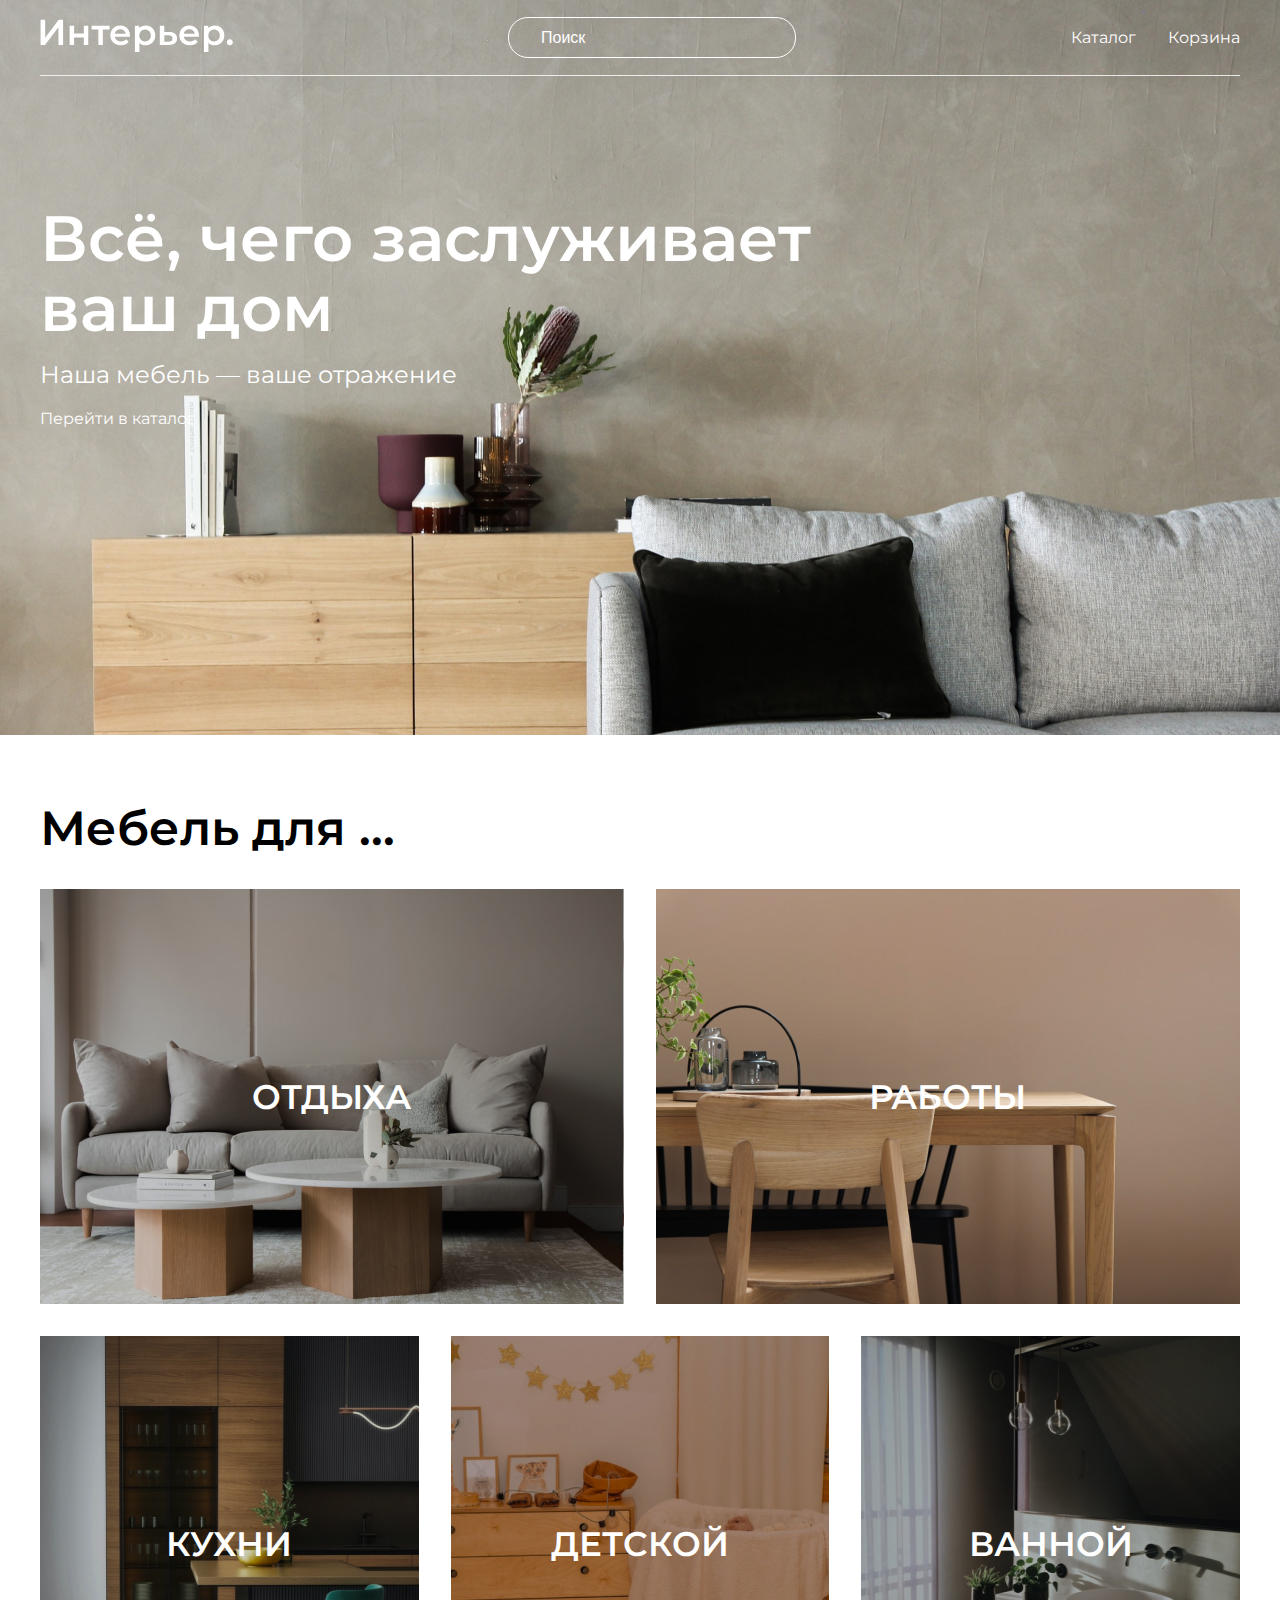
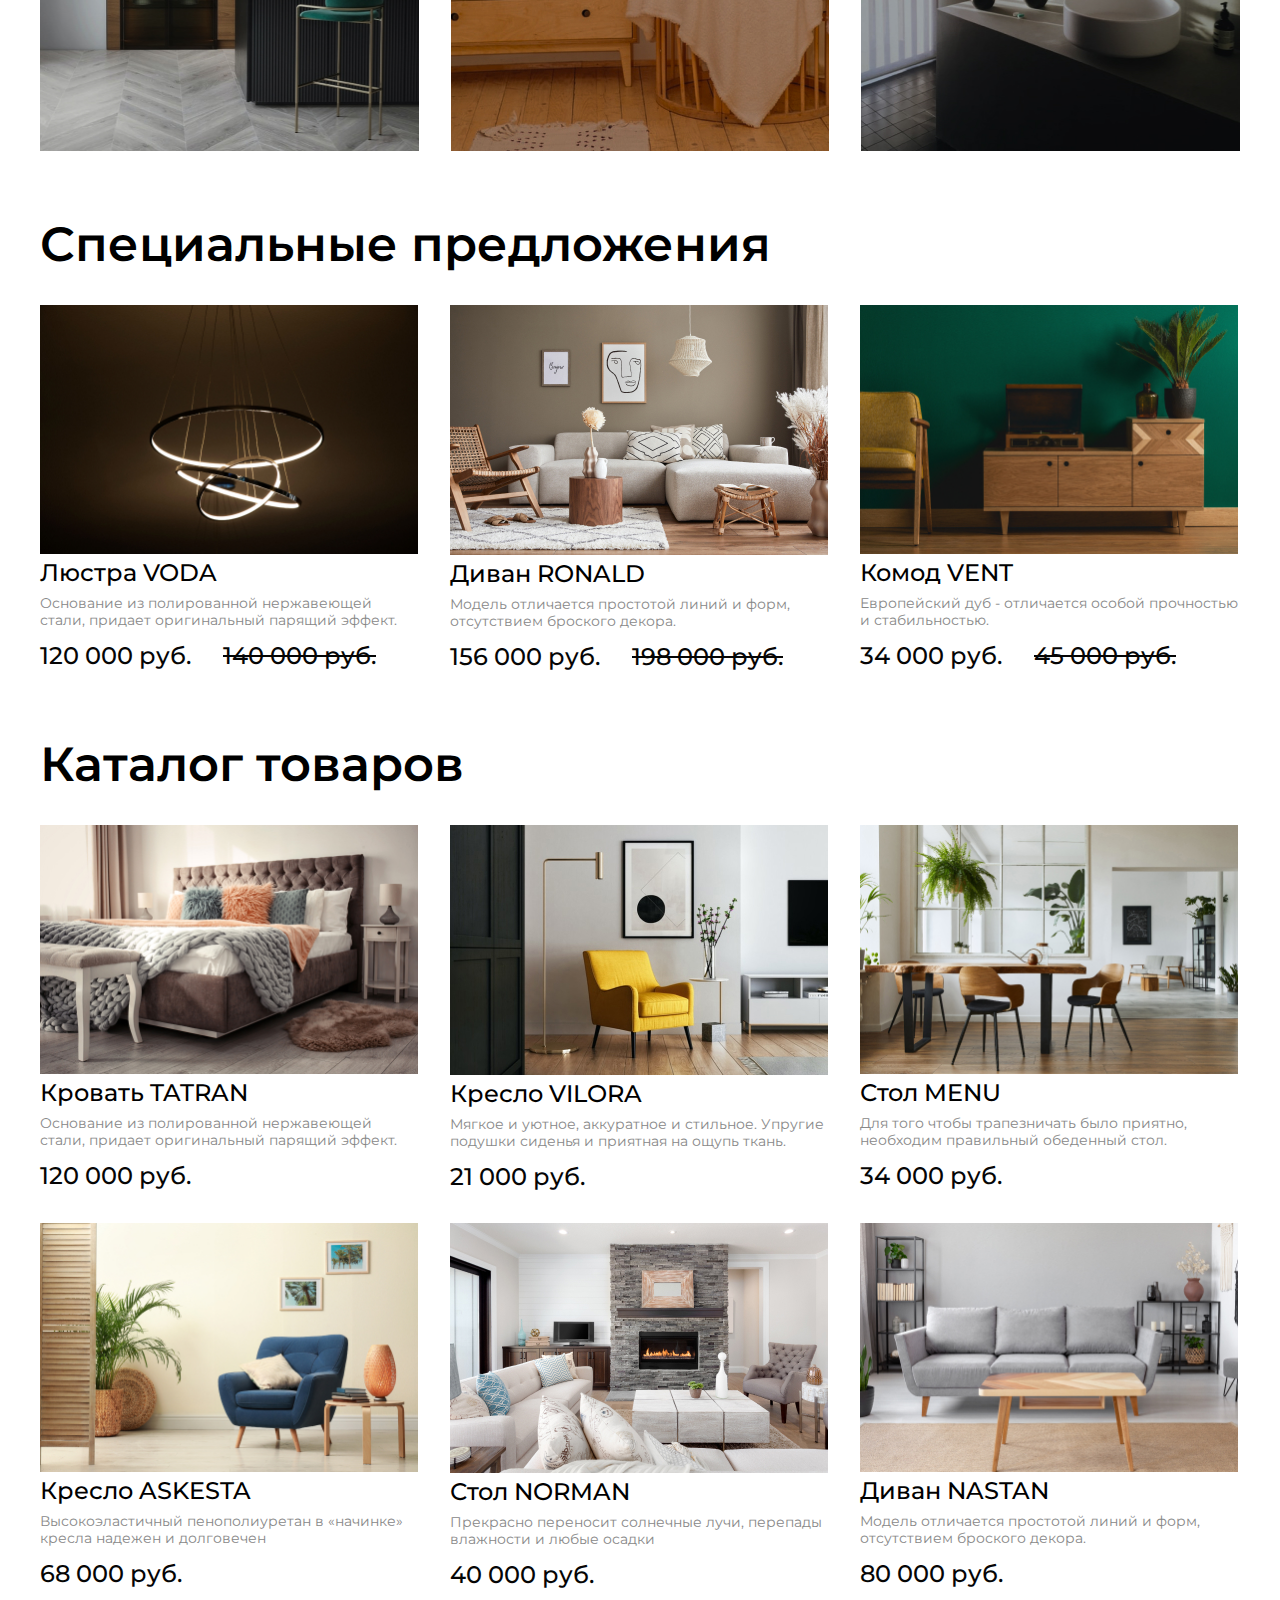
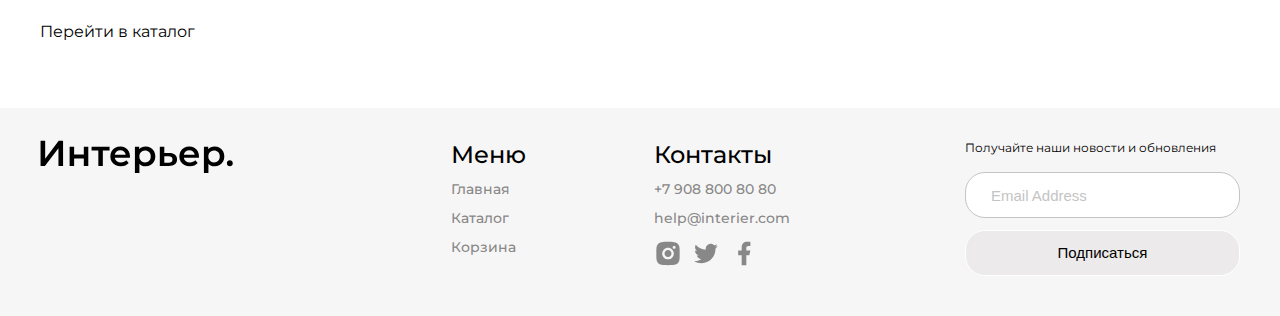
<file: index.html>
<!DOCTYPE html>
<html lang="ru">
  <head>
    <meta charset="UTF-8" />
    <meta name="viewport" content="width=device-width, initial-scale=1.0" />
    <title>Главная страница</title>
    <link rel="preconnect" href="https://fonts.googleapis.com" />
    <link rel="preconnect" href="https://fonts.gstatic.com" crossorigin />
    <link rel="preconnect" href="https://fonts.googleapis.com" />
    <link rel="preconnect" href="https://fonts.gstatic.com" crossorigin />
    <link
      href="https://fonts.googleapis.com/css2?family=Montserrat:wght@400;500;600&display=swap"
      rel="stylesheet"
    />
    <link rel="stylesheet" href="./static/style/style.css" />
  </head>

  <body>
    <div class="top center">
      <header class="header">
        <a class="header__logo" href="Index.html"
          ><img
            class="header__logo-img"
            src="./static/icons/logo.svg"
            alt="logo"
        /></a>
        <input placeholder="Поиск" class="header__input" type="text" />
        <nav class="nav">
          <a class="nav__link" href="catalog.html">Каталог</a>
          <a class="nav__link" href="cart.html">Корзина</a>
        </nav>
        <div class="menu-mob">
          <a href="#"
            ><svg
              width="20"
              height="19"
              viewBox="0 0 20 19"
              fill="none"
              xmlns="http://www.w3.org/2000/svg"
            >
              <g clip-path="url(#clip0_310_614)">
                <path
                  d="M5.7515 2.99141C4.59282 4.14838 3.91891 5.70363 3.86709 7.34023C3.81528 8.97682 4.38946 10.5716 5.47264 11.7995C6.55581 13.0275 8.06645 13.7962 9.69672 13.9491C11.2973 14.0991 12.8949 13.6444 14.1757 12.6766L17.5069 16.0085L17.5069 16.0085C17.5897 16.0914 17.6881 16.1571 17.7963 16.2019C17.9046 16.2468 18.0206 16.2698 18.1377 16.2698C18.2549 16.2698 18.3709 16.2468 18.4791 16.2019C18.5873 16.1571 18.6857 16.0914 18.7685 16.0085C18.8514 15.9257 18.9171 15.8274 18.9619 15.7191C19.0068 15.6109 19.0298 15.4949 19.0298 15.3777C19.0298 15.2606 19.0068 15.1446 18.9619 15.0363C18.9171 14.9281 18.8514 14.8298 18.7685 14.7469L18.7685 14.7469L15.4368 11.416C16.4021 10.135 16.8547 8.53846 16.7038 6.93943C16.5501 5.31054 15.7816 3.80139 14.5547 2.719C13.3277 1.63662 11.7345 1.06232 10.0992 1.11292C8.46381 1.16352 6.90917 1.83523 5.7515 2.99141ZM5.7515 2.99141L5.82216 3.06217L5.7515 2.99141ZM13.5895 4.25366C14.0271 4.68416 14.3751 5.19703 14.6135 5.76269C14.8518 6.32835 14.9758 6.93561 14.9783 7.54944C14.9808 8.16327 14.8618 8.77152 14.628 9.3391C14.3943 9.90669 14.0505 10.4224 13.6164 10.8564C13.1824 11.2905 12.6667 11.6343 12.0991 11.868C11.5315 12.1018 10.9233 12.2208 10.3094 12.2183C9.6956 12.2158 9.08834 12.0918 8.52268 11.8535C7.95702 11.6151 7.44415 11.2671 7.01365 10.8295C6.15334 9.95509 5.67341 8.77613 5.6784 7.54944C5.6834 6.32275 6.17291 5.14773 7.04032 4.28033C7.90772 3.41292 9.08274 2.92341 10.3094 2.91841C11.5361 2.91342 12.7151 3.39335 13.5895 4.25366Z"
                  fill="white"
                  stroke="white"
                  stroke-width="0.2"
                />
              </g>
              <defs>
                <clipPath id="clip0_310_614">
                  <rect
                    width="19"
                    height="19"
                    fill="white"
                    transform="translate(0.800537)"
                  />
                </clipPath>
              </defs>
            </svg>
          </a>
          <a href="catalog.html"
            ><svg
              width="20"
              height="21"
              viewBox="0 0 20 21"
              fill="none"
              xmlns="http://www.w3.org/2000/svg"
            >
              <rect
                x="0.800537"
                y="0.900024"
                width="4.57143"
                height="4.57143"
                fill="white"
              />
              <rect
                x="0.800537"
                y="8.21436"
                width="4.57143"
                height="4.57143"
                fill="white"
              />
              <rect
                x="0.800537"
                y="15.5286"
                width="4.57143"
                height="4.57143"
                fill="white"
              />
              <rect
                x="8.11401"
                y="8.21436"
                width="4.57143"
                height="4.57143"
                fill="white"
              />
              <rect
                x="8.11401"
                y="15.5286"
                width="4.57143"
                height="4.57143"
                fill="white"
              />
              <rect
                x="8.11401"
                y="0.900024"
                width="4.57143"
                height="4.57143"
                fill="white"
              />
              <rect
                x="15.4285"
                y="8.21436"
                width="4.57143"
                height="4.57143"
                fill="white"
              />
              <rect
                x="15.4285"
                y="15.5286"
                width="4.57143"
                height="4.57143"
                fill="white"
              />
              <rect
                x="15.4285"
                y="0.900024"
                width="4.57143"
                height="4.57143"
                fill="white"
              />
            </svg>
          </a>
          <a href="cart.html"
            ><svg
              width="25"
              height="25"
              viewBox="0 0 25 25"
              fill="none"
              xmlns="http://www.w3.org/2000/svg"
            >
              <path
                d="M14.5834 20.8333C15.1359 20.8333 15.6658 20.6138 16.0566 20.2231C16.4473 19.8324 16.6667 19.3025 16.6667 18.75C16.6667 18.1974 16.4473 17.6675 16.0566 17.2768C15.6658 16.8861 15.1359 16.6666 14.5834 16.6666C14.0309 16.6666 13.501 16.8861 13.1103 17.2768C12.7196 17.6675 12.5001 18.1974 12.5001 18.75C12.5001 19.3025 12.7196 19.8324 13.1103 20.2231C13.501 20.6138 14.0309 20.8333 14.5834 20.8333ZM7.29174 20.8333C7.84428 20.8333 8.37418 20.6138 8.76488 20.2231C9.15558 19.8324 9.37508 19.3025 9.37508 18.75C9.37508 18.1974 9.15558 17.6675 8.76488 17.2768C8.37418 16.8861 7.84428 16.6666 7.29174 16.6666C6.73921 16.6666 6.20931 16.8861 5.81861 17.2768C5.4279 17.6675 5.20841 18.1974 5.20841 18.75C5.20841 19.3025 5.4279 19.8324 5.81861 20.2231C6.20931 20.6138 6.73921 20.8333 7.29174 20.8333ZM20.873 6.16975C21.133 6.16136 21.3796 6.05217 21.5606 5.86525C21.7416 5.67834 21.8428 5.42836 21.8428 5.16819C21.8428 4.90801 21.7416 4.65804 21.5606 4.47112C21.3796 4.28421 21.133 4.17501 20.873 4.16663H19.674C18.7345 4.16663 17.922 4.81871 17.7178 5.73538L16.4126 11.6125C16.2084 12.5291 15.3959 13.1812 14.4563 13.1812H6.63133L5.12924 7.17079H14.8636C15.1212 7.15904 15.3644 7.04844 15.5425 6.86199C15.7206 6.67555 15.82 6.42761 15.82 6.16975C15.82 5.91189 15.7206 5.66395 15.5425 5.47751C15.3644 5.29106 15.1212 5.18046 14.8636 5.16871H5.12924C4.82473 5.16862 4.5242 5.23796 4.25051 5.37145C3.97682 5.50495 3.73716 5.69909 3.54976 5.93911C3.36236 6.17913 3.23215 6.45872 3.16903 6.75662C3.10591 7.05452 3.11154 7.36289 3.1855 7.65829L4.68758 13.6666C4.79586 14.1002 5.046 14.485 5.39821 14.7601C5.75042 15.0351 6.18447 15.1844 6.63133 15.1843H14.4563C15.368 15.1845 16.2524 14.8736 16.9636 14.3032C17.6748 13.7327 18.1701 12.9368 18.3678 12.0468L19.674 6.16975H20.873Z"
                fill="white"
              />
            </svg>
          </a>
        </div>
      </header>
      <section class="top__content">
        <h1 class="top__heading">Всё, чего заслуживает ваш дом</h1>
        <p class="top__slogan">Наша мебель — ваше отражение</p>
        <a class="top__link" href="catalog.html">Перейти в каталог</a>
      </section>
    </div>
    <div class="for-box center">
      <h2 class="product__heading">Мебель для ...</h2>
      <div class="for">
        <div class="for__item for__item_1 for__item_big">ОТДЫХА</div>
        <div class="for__item for__item_2 for__item_big">РАБОТЫ</div>
        <div class="for__item for__item_3">КУХНИ</div>
        <div class="for__item for__item_4">ДЕТСКОЙ</div>
        <div class="for__item for__item_5">ВАННОЙ</div>
      </div>
    </div>
    <section class="product center">
      <h2 class="product__heading">Специальные предложения</h2>
      <div class="product__content">
        <div class="product__box">
          <img class="product__img" src="./static/img/voda.jpg" alt="voda" />
          <div class="product__icon">
            <a class="product__icon_item product__icon_item-cart" href="#!"
              ><img src="./static/icons/vector.svg" alt=""
            /></a>
            <a class="product__icon_item product__icon_item-like" href="#!"
              ><img src="./static/icons/heart_outline.svg" alt=""
            /></a>
          </div>
          <h3 class="product__title">Люстра VODA</h3>
          <p class="product__text">
            Основание из полированной нержавеющей стали, придает оригинальный
            парящий эффект.
          </p>
          <div class="product__price_box">
            <p class="product__price">120 000 руб.</p>
            <p class="product__price product__price_sale">140 000 руб.</p>
          </div>
        </div>
        <div class="product__box">
          <img
            class="product__img"
            src="./static/img/ronald.jpg"
            alt="RONALD"
          />
          <div class="product__icon">
            <a class="product__icon_item product__icon_item-cart" href="#!"
              ><img src="./static/icons/vector.svg" alt=""
            /></a>
            <a class="product__icon_item product__icon_item-like" href="#!"
              ><img src="./static/icons/heart_outline.svg" alt=""
            /></a>
          </div>
          <h3 class="product__title">Диван RONALD</h3>
          <p class="product__text">
            Модель отличается простотой линий и форм, отсутствием броского
            декора.
          </p>
          <div class="product__price_box">
            <p class="product__price">156 000 руб.</p>
            <p class="product__price product__price_sale">198 000 руб.</p>
          </div>
        </div>
        <div class="product__box">
          <img class="product__img" src="./static/img/vent.jpg" alt="vent" />
          <div class="product__icon">
            <a class="product__icon_item product__icon_item-cart" href="#!"
              ><img src="./static/icons/vector.svg" alt=""
            /></a>
            <a class="product__icon_item product__icon_item-like" href="#!"
              ><img src="./static/icons/heart_outline.svg" alt=""
            /></a>
          </div>
          <h3 class="product__title">Комод VENT</h3>
          <p class="product__text">
            Европейский дуб - отличается особой прочностью и стабильностью.
          </p>
          <div class="product__price_box">
            <p class="product__price">34 000 руб.</p>
            <p class="product__price product__price_sale">45 000 руб.</p>
          </div>
        </div>
      </div>
    </section>

    <section class="product center">
      <h2 class="product__heading">Каталог товаров</h2>
      <div class="product__content">
        <div class="product__box">
          <img
            class="product__img"
            src="./static/img/tatran.jpg"
            alt="tatran"
          />
          <h3 class="product__title">Кровать TATRAN</h3>
          <p class="product__text">
            Основание из полированной нержавеющей стали, придает оригинальный
            парящий эффект.
          </p>
          <div class="product__price_box">
            <p class="product__price">120 000 руб.</p>
          </div>
        </div>
        <div class="product__box">
          <img
            class="product__img"
            src="./static/img/velora.jpg"
            alt="velora"
          />
          <h3 class="product__title">Кресло VILORA</h3>
          <p class="product__text">
            Мягкое и уютное, аккуратное и стильное. Упругие подушки сиденья и
            приятная на ощупь ткань.
          </p>
          <div class="product__price_box">
            <p class="product__price">21 000 руб.</p>
          </div>
        </div>
        <div class="product__box">
          <img class="product__img" src="./static/img/menu.jpg" alt="menu" />
          <h3 class="product__title">Стол MENU</h3>
          <p class="product__text">
            Для того чтобы трапезничать было приятно, необходим правильный
            обеденный стол.
          </p>
          <div class="product__price_box">
            <p class="product__price">34 000 руб.</p>
          </div>
        </div>
        <div class="product__box">
          <img
            class="product__img"
            src="./static/img/askesta.jpg"
            alt="askesta"
          />
          <h3 class="product__title">Кресло ASKESTA</h3>
          <p class="product__text">
            Высокоэластичный пенополиуретан в «начинке» кресла надежен и
            долговечен
          </p>
          <div class="product__price_box">
            <p class="product__price">68 000 руб.</p>
          </div>
        </div>
        <div class="product__box">
          <img
            class="product__img"
            src="./static/img/norman.jpg"
            alt="norman"
          />
          <h3 class="product__title">Стол NORMAN</h3>
          <p class="product__text">
            Прекрасно переносит солнечные лучи, перепады влажности и любые
            осадки
          </p>
          <div class="product__price_box">
            <p class="product__price">40 000 руб.</p>
          </div>
        </div>
        <div class="product__box">
          <img class="product__img" src="./static/img/nasta.jpg" alt="nasta" />
          <h3 class="product__title">Диван NASTAN</h3>
          <p class="product__text">
            Модель отличается простотой линий и форм, отсутствием броского
            декора.
          </p>
          <div class="product__price_box">
            <p class="product__price">80 000 руб.</p>
          </div>
        </div>
      </div>
    </section>

    <div class="link center">
      <a class="link__go" href="catalog.html">Перейти в каталог</a>
    </div>

    <footer class="footer center">
      <a class="footer__logo" href="Index.html"
        ><img src="./static/icons/footer_logo.svg" alt="logo"
      /></a>
      <div class="footer__content">
        <div class="footer__info">
          <nav class="footer__item">
            <h4 class="footer__contacts">Меню</h4>
            <a class="footer__link" href="index.html">Главная</a>
            <a class="footer__link" href="catalog.html">Каталог</a>
            <a class="footer__link" href="cart.html">Корзина</a>
          </nav>
          <div class="footer__item">
            <h4 class="footer__contacts">Контакты</h4>
            <a class="footer__link" href="tel:+7-908-800-80-80"
              >+7 908 800 80 80</a
            >
            <a class="footer__link" href="mailto:help@interier.com"
              >help@interier.com</a
            >
            <div class="footer__icons">
              <a href="#"
                ><svg
                  class="footer__icon"
                  width="28"
                  height="29"
                  viewBox="0 0 28 29"
                  fill="none"
                  xmlns="http://www.w3.org/2000/svg"
                >
                  <g clip-path="url(#clip0_5139_60)">
                    <path
                      d="M14 2.83398C17.1698 2.83398 17.5653 2.84565 18.809 2.90398C20.0515 2.96232 20.8973 3.15715 21.6417 3.44648C22.4117 3.74282 23.0603 4.14415 23.709 4.79165C24.3022 5.37486 24.7613 6.08034 25.0542 6.85898C25.3423 7.60215 25.5383 8.44915 25.5967 9.69165C25.6515 10.9353 25.6667 11.3308 25.6667 14.5007C25.6667 17.6705 25.655 18.066 25.5967 19.3097C25.5383 20.5522 25.3423 21.398 25.0542 22.1423C24.7621 22.9214 24.303 23.627 23.709 24.2097C23.1256 24.8027 22.4202 25.2617 21.6417 25.5548C20.8985 25.843 20.0515 26.039 18.809 26.0973C17.5653 26.1522 17.1698 26.1673 14 26.1673C10.8302 26.1673 10.4347 26.1557 9.191 26.0973C7.9485 26.039 7.10267 25.843 6.35834 25.5548C5.57938 25.2625 4.87378 24.8034 4.291 24.2097C3.69764 23.6265 3.23859 22.921 2.94584 22.1423C2.6565 21.3992 2.46167 20.5522 2.40334 19.3097C2.3485 18.066 2.33334 17.6705 2.33334 14.5007C2.33334 11.3308 2.345 10.9353 2.40334 9.69165C2.46167 8.44798 2.6565 7.60332 2.94584 6.85898C3.23778 6.07986 3.69694 5.37419 4.291 4.79165C4.87395 4.19809 5.5795 3.739 6.35834 3.44648C7.10267 3.15715 7.94734 2.96232 9.191 2.90398C10.4347 2.84915 10.8302 2.83398 14 2.83398ZM14 8.66732C12.4529 8.66732 10.9692 9.2819 9.87521 10.3759C8.78125 11.4698 8.16667 12.9536 8.16667 14.5007C8.16667 16.0477 8.78125 17.5315 9.87521 18.6254C10.9692 19.7194 12.4529 20.334 14 20.334C15.5471 20.334 17.0308 19.7194 18.1248 18.6254C19.2188 17.5315 19.8333 16.0477 19.8333 14.5007C19.8333 12.9536 19.2188 11.4698 18.1248 10.3759C17.0308 9.2819 15.5471 8.66732 14 8.66732ZM21.5833 8.37565C21.5833 7.98888 21.4297 7.61794 21.1562 7.34445C20.8827 7.07096 20.5118 6.91732 20.125 6.91732C19.7382 6.91732 19.3673 7.07096 19.0938 7.34445C18.8203 7.61794 18.6667 7.98888 18.6667 8.37565C18.6667 8.76243 18.8203 9.13336 19.0938 9.40685C19.3673 9.68034 19.7382 9.83398 20.125 9.83398C20.5118 9.83398 20.8827 9.68034 21.1562 9.40685C21.4297 9.13336 21.5833 8.76243 21.5833 8.37565ZM14 11.0007C14.9283 11.0007 15.8185 11.3694 16.4749 12.0258C17.1313 12.6822 17.5 13.5724 17.5 14.5007C17.5 15.4289 17.1313 16.3191 16.4749 16.9755C15.8185 17.6319 14.9283 18.0007 14 18.0007C13.0717 18.0007 12.1815 17.6319 11.5251 16.9755C10.8688 16.3191 10.5 15.4289 10.5 14.5007C10.5 13.5724 10.8688 12.6822 11.5251 12.0258C12.1815 11.3694 13.0717 11.0007 14 11.0007Z"
                      fill="#888888"
                    />
                  </g>
                  <defs>
                    <clipPath id="clip0_5139_60">
                      <rect
                        width="28"
                        height="28"
                        fill="white"
                        transform="translate(0 0.50061)"
                      />
                    </clipPath>
                  </defs>
                </svg>
              </a>
              <a href="#"
                ><svg
                  class="footer__icon"
                  width="28"
                  height="29"
                  viewBox="0 0 28 29"
                  fill="none"
                  xmlns="http://www.w3.org/2000/svg"
                >
                  <g clip-path="url(#clip0_5139_57)">
                    <path
                      d="M25.8557 7.09919C24.965 7.49317 24.0205 7.75191 23.0533 7.86686C24.0727 7.2572 24.8357 6.29771 25.2 5.16719C24.2433 5.73652 23.1945 6.13552 22.1013 6.35136C21.3671 5.5657 20.3938 5.04465 19.3328 4.86921C18.2718 4.69377 17.1826 4.87376 16.2345 5.38122C15.2864 5.88868 14.5325 6.69516 14.09 7.67528C13.6475 8.65541 13.5412 9.75427 13.7877 10.801C11.8476 10.7038 9.94973 10.1996 8.21718 9.3213C6.48462 8.44296 4.95616 7.21008 3.73101 5.70269C3.29735 6.44755 3.06946 7.29429 3.07067 8.15619C3.07067 9.84786 3.93167 11.3424 5.24067 12.2174C4.46602 12.193 3.70841 11.9838 3.03101 11.6072V11.6679C3.03124 12.7945 3.42111 13.8864 4.1345 14.7584C4.84789 15.6304 5.8409 16.2289 6.94517 16.4524C6.22606 16.6472 5.47203 16.676 4.74017 16.5364C5.05152 17.5061 5.65835 18.3543 6.4757 18.962C7.29305 19.5697 8.27999 19.9066 9.29834 19.9255C8.28624 20.7204 7.12738 21.308 5.88804 21.6547C4.64869 22.0014 3.35316 22.1005 2.07551 21.9462C4.30582 23.3805 6.90212 24.142 9.55384 24.1395C18.529 24.1395 23.4372 16.7044 23.4372 10.2562C23.4372 10.0462 23.4313 9.83386 23.422 9.62619C24.3773 8.93572 25.2019 8.08038 25.8568 7.10036L25.8557 7.09919Z"
                      fill="#888888"
                    />
                  </g>
                  <defs>
                    <clipPath id="clip0_5139_57">
                      <rect
                        width="28"
                        height="28"
                        fill="white"
                        transform="translate(0 0.500488)"
                      />
                    </clipPath>
                  </defs>
                </svg>
              </a>
              <a href="#"
                ><svg
                  class="footer__icon"
                  width="28"
                  height="29"
                  viewBox="0 0 28 29"
                  fill="none"
                  xmlns="http://www.w3.org/2000/svg"
                >
                  <g clip-path="url(#clip0_5139_54)">
                    <path
                      d="M16.3333 16.2218H19.25L20.4167 11.5552H16.3333V9.22184C16.3333 8.02018 16.3333 6.88851 18.6667 6.88851H20.4167V2.96851C20.0363 2.91834 18.6002 2.80518 17.0835 2.80518C13.916 2.80518 11.6667 4.73834 11.6667 8.28851V11.5552H8.16666V16.2218H11.6667V26.1385H16.3333V16.2218Z"
                      fill="#888888"
                    />
                  </g>
                  <defs>
                    <clipPath id="clip0_5139_54">
                      <rect
                        width="28"
                        height="28"
                        fill="white"
                        transform="translate(0 0.471802)"
                      />
                    </clipPath>
                  </defs>
                </svg>
              </a>
            </div>
          </div>
        </div>
        <form class="footer__form" action="#">
          <p class="footer__text">Получайте наши новости и обновления</p>
          <input
            class="footer__email"
            placeholder="Email Address"
            type="email"
          />
          <button class="footer__suscribe" type="submit">Подписаться</button>
        </form>
      </div>
    </footer>
  </body>
</html>
</file>
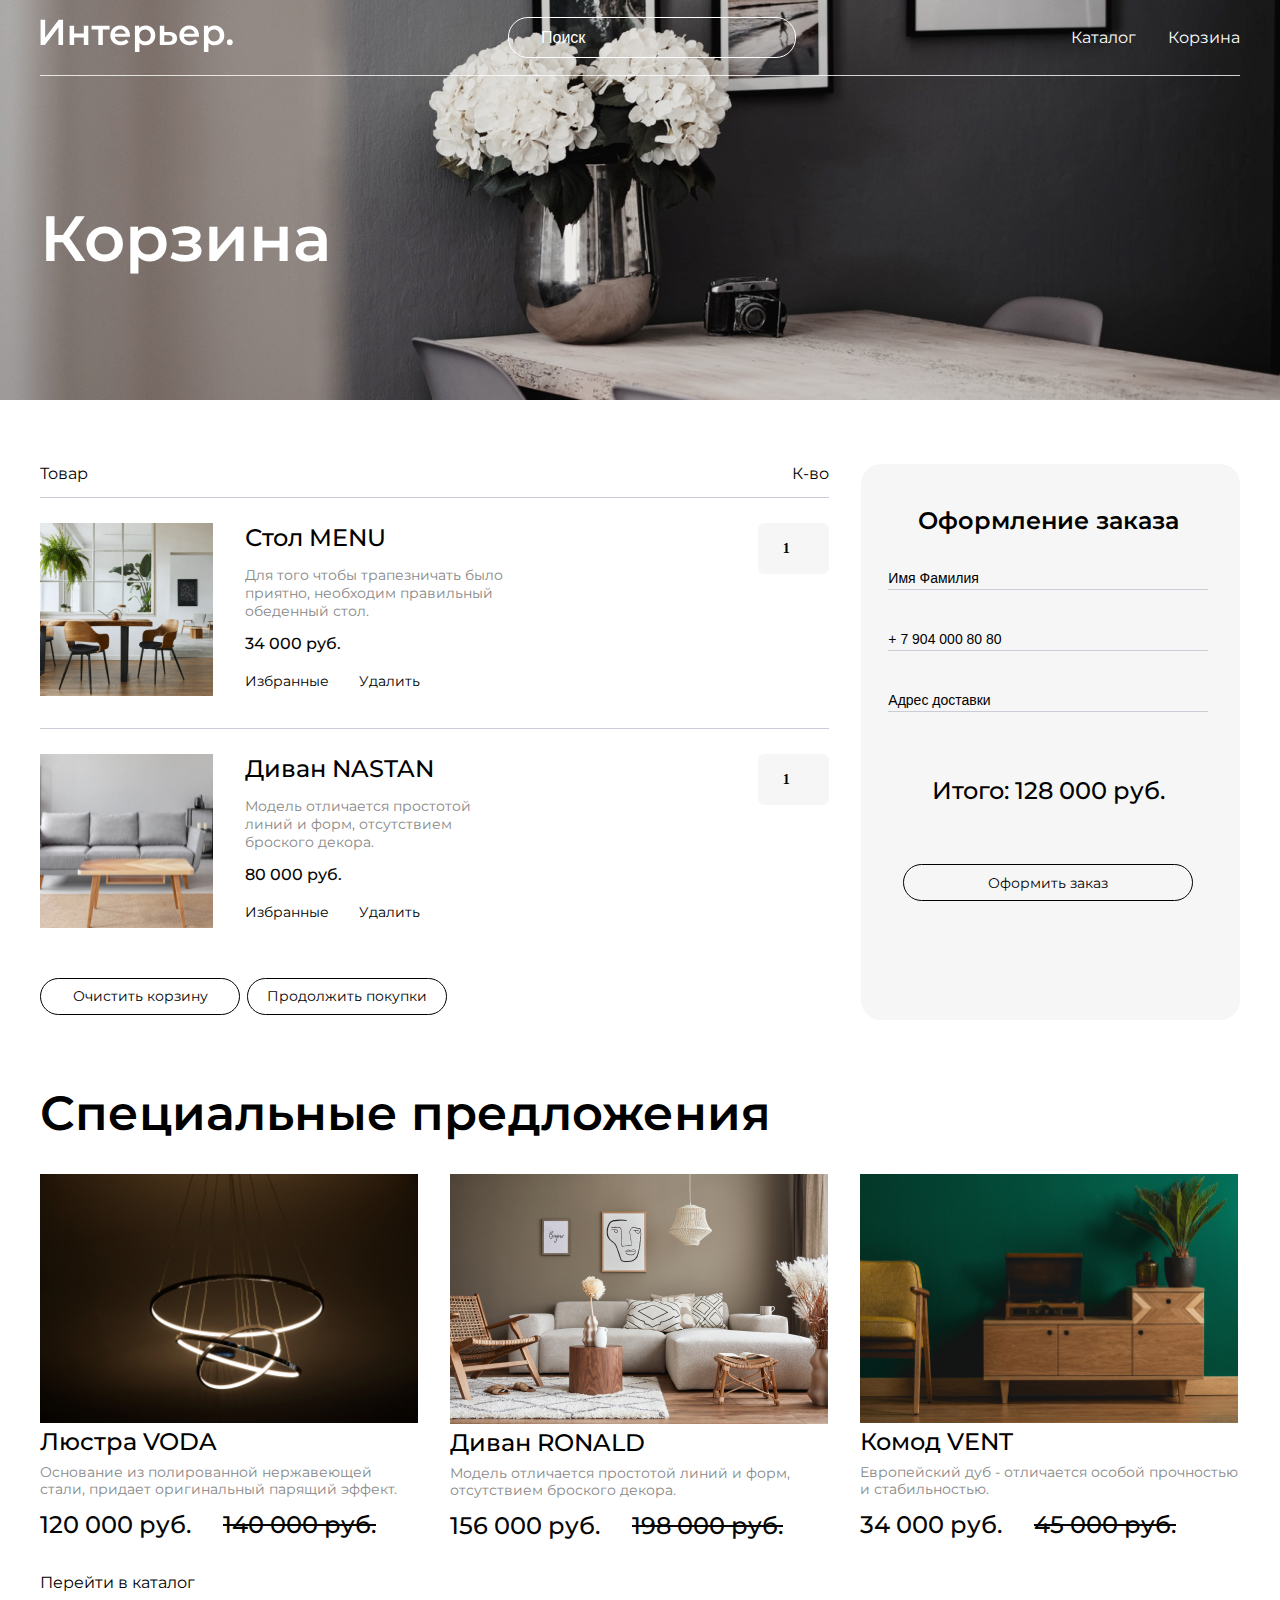
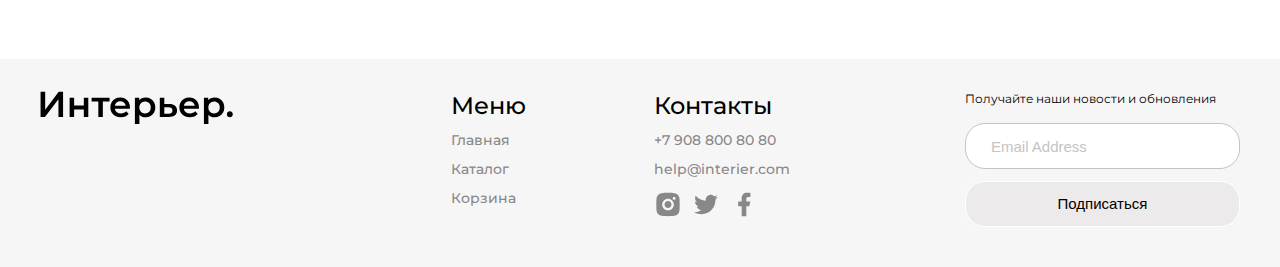
<file: cart.html>
<!DOCTYPE html>
<html lang="ru">
  <head>
    <meta charset="UTF-8" />
    <meta name="viewport" content="width=device-width, initial-scale=1.0" />
    <title>Главная страница</title>
    <link rel="preconnect" href="https://fonts.googleapis.com" />
    <link rel="preconnect" href="https://fonts.gstatic.com" crossorigin />
    <link rel="preconnect" href="https://fonts.googleapis.com" />
    <link rel="preconnect" href="https://fonts.gstatic.com" crossorigin />
    <link
      href="https://fonts.googleapis.com/css2?family=Montserrat:wght@400;500;600&display=swap"
      rel="stylesheet"
    />
    <link rel="stylesheet" href="./static/style/style.css" />
  </head>

  <body>
    <div class="top__cart center">
      <header class="header">
        <a class="header__logo" href="Index.html"
          ><img class="header__logo-img" src="./static/icons/logo.svg" alt="logo"
        /></a>
        <input placeholder="Поиск" class="header__input" type="text" />
        <nav class="nav">
          <a class="nav__link" href="catalog.html">Каталог</a>
          <a class="nav__link" href="cart.html">Корзина</a>
        </nav>
        <div class="menu-mob">
          <a href="#"><svg width="20" height="19" viewBox="0 0 20 19" fill="none" xmlns="http://www.w3.org/2000/svg">
            <g clip-path="url(#clip0_310_614)">
            <path d="M5.7515 2.99141C4.59282 4.14838 3.91891 5.70363 3.86709 7.34023C3.81528 8.97682 4.38946 10.5716 5.47264 11.7995C6.55581 13.0275 8.06645 13.7962 9.69672 13.9491C11.2973 14.0991 12.8949 13.6444 14.1757 12.6766L17.5069 16.0085L17.5069 16.0085C17.5897 16.0914 17.6881 16.1571 17.7963 16.2019C17.9046 16.2468 18.0206 16.2698 18.1377 16.2698C18.2549 16.2698 18.3709 16.2468 18.4791 16.2019C18.5873 16.1571 18.6857 16.0914 18.7685 16.0085C18.8514 15.9257 18.9171 15.8274 18.9619 15.7191C19.0068 15.6109 19.0298 15.4949 19.0298 15.3777C19.0298 15.2606 19.0068 15.1446 18.9619 15.0363C18.9171 14.9281 18.8514 14.8298 18.7685 14.7469L18.7685 14.7469L15.4368 11.416C16.4021 10.135 16.8547 8.53846 16.7038 6.93943C16.5501 5.31054 15.7816 3.80139 14.5547 2.719C13.3277 1.63662 11.7345 1.06232 10.0992 1.11292C8.46381 1.16352 6.90917 1.83523 5.7515 2.99141ZM5.7515 2.99141L5.82216 3.06217L5.7515 2.99141ZM13.5895 4.25366C14.0271 4.68416 14.3751 5.19703 14.6135 5.76269C14.8518 6.32835 14.9758 6.93561 14.9783 7.54944C14.9808 8.16327 14.8618 8.77152 14.628 9.3391C14.3943 9.90669 14.0505 10.4224 13.6164 10.8564C13.1824 11.2905 12.6667 11.6343 12.0991 11.868C11.5315 12.1018 10.9233 12.2208 10.3094 12.2183C9.6956 12.2158 9.08834 12.0918 8.52268 11.8535C7.95702 11.6151 7.44415 11.2671 7.01365 10.8295C6.15334 9.95509 5.67341 8.77613 5.6784 7.54944C5.6834 6.32275 6.17291 5.14773 7.04032 4.28033C7.90772 3.41292 9.08274 2.92341 10.3094 2.91841C11.5361 2.91342 12.7151 3.39335 13.5895 4.25366Z" fill="white" stroke="white" stroke-width="0.2"/>
            </g>
            <defs>
            <clipPath id="clip0_310_614">
            <rect width="19" height="19" fill="white" transform="translate(0.800537)"/>
            </clipPath>
            </defs>
            </svg>
            </a>
          <a href="catalog.html"><svg width="20" height="21" viewBox="0 0 20 21" fill="none" xmlns="http://www.w3.org/2000/svg">
            <rect x="0.800537" y="0.900024" width="4.57143" height="4.57143" fill="white"/>
            <rect x="0.800537" y="8.21436" width="4.57143" height="4.57143" fill="white"/>
            <rect x="0.800537" y="15.5286" width="4.57143" height="4.57143" fill="white"/>
            <rect x="8.11401" y="8.21436" width="4.57143" height="4.57143" fill="white"/>
            <rect x="8.11401" y="15.5286" width="4.57143" height="4.57143" fill="white"/>
            <rect x="8.11401" y="0.900024" width="4.57143" height="4.57143" fill="white"/>
            <rect x="15.4285" y="8.21436" width="4.57143" height="4.57143" fill="white"/>
            <rect x="15.4285" y="15.5286" width="4.57143" height="4.57143" fill="white"/>
            <rect x="15.4285" y="0.900024" width="4.57143" height="4.57143" fill="white"/>
            </svg>
            </a>
          <a href="cart.html"><svg width="25" height="25" viewBox="0 0 25 25" fill="none" xmlns="http://www.w3.org/2000/svg">
            <path d="M14.5834 20.8333C15.1359 20.8333 15.6658 20.6138 16.0566 20.2231C16.4473 19.8324 16.6667 19.3025 16.6667 18.75C16.6667 18.1974 16.4473 17.6675 16.0566 17.2768C15.6658 16.8861 15.1359 16.6666 14.5834 16.6666C14.0309 16.6666 13.501 16.8861 13.1103 17.2768C12.7196 17.6675 12.5001 18.1974 12.5001 18.75C12.5001 19.3025 12.7196 19.8324 13.1103 20.2231C13.501 20.6138 14.0309 20.8333 14.5834 20.8333ZM7.29174 20.8333C7.84428 20.8333 8.37418 20.6138 8.76488 20.2231C9.15558 19.8324 9.37508 19.3025 9.37508 18.75C9.37508 18.1974 9.15558 17.6675 8.76488 17.2768C8.37418 16.8861 7.84428 16.6666 7.29174 16.6666C6.73921 16.6666 6.20931 16.8861 5.81861 17.2768C5.4279 17.6675 5.20841 18.1974 5.20841 18.75C5.20841 19.3025 5.4279 19.8324 5.81861 20.2231C6.20931 20.6138 6.73921 20.8333 7.29174 20.8333ZM20.873 6.16975C21.133 6.16136 21.3796 6.05217 21.5606 5.86525C21.7416 5.67834 21.8428 5.42836 21.8428 5.16819C21.8428 4.90801 21.7416 4.65804 21.5606 4.47112C21.3796 4.28421 21.133 4.17501 20.873 4.16663H19.674C18.7345 4.16663 17.922 4.81871 17.7178 5.73538L16.4126 11.6125C16.2084 12.5291 15.3959 13.1812 14.4563 13.1812H6.63133L5.12924 7.17079H14.8636C15.1212 7.15904 15.3644 7.04844 15.5425 6.86199C15.7206 6.67555 15.82 6.42761 15.82 6.16975C15.82 5.91189 15.7206 5.66395 15.5425 5.47751C15.3644 5.29106 15.1212 5.18046 14.8636 5.16871H5.12924C4.82473 5.16862 4.5242 5.23796 4.25051 5.37145C3.97682 5.50495 3.73716 5.69909 3.54976 5.93911C3.36236 6.17913 3.23215 6.45872 3.16903 6.75662C3.10591 7.05452 3.11154 7.36289 3.1855 7.65829L4.68758 13.6666C4.79586 14.1002 5.046 14.485 5.39821 14.7601C5.75042 15.0351 6.18447 15.1844 6.63133 15.1843H14.4563C15.368 15.1845 16.2524 14.8736 16.9636 14.3032C17.6748 13.7327 18.1701 12.9368 18.3678 12.0468L19.674 6.16975H20.873Z" fill="white"/>
            </svg>
            </a>
          </div>
      </header>
      <section class="top__content">
        <h1 class="top__heading">Корзина</h1>
      </section>
    </div>
    <div class="cart center">
      <div class="cart__content">
        <div class="cart__name-box">
          <p>Товар</p>
          <p>К-во</p>
        </div>
        <div class="cart__item">
          <div class="cart__left">
            <img class="cart__item-img" src="./static/img/cart1.jpg" alt="Стол MENU" />
            <div class="cart__info">
              <a class="cart__name" href="#">Стол MENU</a>
              <p class="cart__text">
                Для того чтобы трапезничать было приятно, необходим правильный
                обеденный стол.
              </p>
              <p class="cart__price">34 000 руб.</p>
              <div class="cart__link-box">
                <a class="cart__link" href="#">Избранные</a>
                <a class="cart__link" href="#">Удалить</a>
              </div>
            </div>
          </div>
          <input class="cart__number" type="number" value="1" min="1" />
        </div>
        <div class="cart__item">
          <div class="cart__left">
            <img class="cart__item-img" src="./static/img/cart2.jpg" alt="Стол MENU" />
            <div class="cart__info">
              <a class="cart__name" href="#">Диван NASTAN</a>
              <p class="cart__text">
                Модель отличается простотой линий и форм, отсутствием броского
                декора.
              </p>
              <p class="cart__price">80 000 руб.</p>
              <div class="cart__link-box">
                <a class="cart__link" href="#">Избранные</a>
                <a class="cart__link" href="#">Удалить</a>
              </div>
            </div>
          </div>
          <input class="cart__number" type="number" value="1" min="1" />
        </div>
        <div class="cart__button-box">
          <a class="cart__button" href="#">Очистить корзину</a>
          <a class="cart__button" href="#">Продолжить покупки</a>
        </div>
      </div>
      <div class="cart__form form">
        <h3 class="form__heading">Оформление заказа</h3>
        <form class="form__box" action="#">
          <input class="form__item" type="text" placeholder="Имя Фамилия" />
          <input
            class="form__item"
            type="text"
            placeholder="+ 7 904 000 80 80"
          />
          <input class="form__item" type="text" placeholder="Адрес доставки" />
          <h3 class="form__result">Итого: 128 000 руб.</h3>
          <a class="cart__button cart__button_form" href="#">Оформить заказ</a>
        </form>
      </div>
    </div>
    <section class="product center">
      <h2 class="product__heading">Специальные предложения</h2>
      <div class="product__content">
        <div class="product__box">
          <img class="product__img" src="./static/img/voda.jpg" alt="voda" />
          <h3 class="product__title">Люстра VODA</h3>
          <p class="product__text">
            Основание из полированной нержавеющей стали, придает оригинальный
            парящий эффект.
          </p>
          <div class="product__price_box">
            <p class="product__price">120 000 руб.</p>
            <p class="product__price product__price_sale">140 000 руб.</p>
          </div>
        </div>
        <div class="product__box">
          <img
            class="product__img"
            src="./static/img/ronald.jpg"
            alt="RONALD"
          />
          <h3 class="product__title">Диван RONALD</h3>
          <p class="product__text">
            Модель отличается простотой линий и форм, отсутствием броского
            декора.
          </p>
          <div class="product__price_box">
            <p class="product__price">156 000 руб.</p>
            <p class="product__price product__price_sale">198 000 руб.</p>
          </div>
        </div>
        <div class="product__box">
          <img class="product__img" src="./static/img/vent.jpg" alt="vent" />
          <h3 class="product__title">Комод VENT</h3>
          <p class="product__text">
            Европейский дуб - отличается особой прочностью и стабильностью.
          </p>
          <div class="product__price_box">
            <p class="product__price">34 000 руб.</p>
            <p class="product__price product__price_sale">45 000 руб.</p>
          </div>
        </div>
      </div>
    </section>

    <div class="link center">
      <a class="link__go" href="catalog.html">Перейти в каталог</a>
    </div>

    <footer class="footer center">
      <a class="footer__logo" href="Index.html"
        ><img src="./static/icons/footer_logo.svg" alt="logo"
      /></a>
      <div class="footer__content">
        <div class="footer__info">
          <nav class="footer__item">
            <h4 class="footer__contacts">Меню</h4>
            <a class="footer__link" href="index.html">Главная</a>
            <a class="footer__link" href="catalog.html">Каталог</a>
            <a class="footer__link" href="cart.html">Корзина</a>
          </nav>
          <div class="footer__item">
            <h4 class="footer__contacts">Контакты</h4>
            <a class="footer__link" href="tel:+7-908-800-80-80"
              >+7 908 800 80 80</a
            >
            <a class="footer__link" href="mailto:help@interier.com"
              >help@interier.com</a
            >
            <div class="footer__icons">
              <a href="#"><svg class="footer__icon" width="28" height="29" viewBox="0 0 28 29" fill="none" xmlns="http://www.w3.org/2000/svg">
                <g clip-path="url(#clip0_5139_60)">
                <path d="M14 2.83398C17.1698 2.83398 17.5653 2.84565 18.809 2.90398C20.0515 2.96232 20.8973 3.15715 21.6417 3.44648C22.4117 3.74282 23.0603 4.14415 23.709 4.79165C24.3022 5.37486 24.7613 6.08034 25.0542 6.85898C25.3423 7.60215 25.5383 8.44915 25.5967 9.69165C25.6515 10.9353 25.6667 11.3308 25.6667 14.5007C25.6667 17.6705 25.655 18.066 25.5967 19.3097C25.5383 20.5522 25.3423 21.398 25.0542 22.1423C24.7621 22.9214 24.303 23.627 23.709 24.2097C23.1256 24.8027 22.4202 25.2617 21.6417 25.5548C20.8985 25.843 20.0515 26.039 18.809 26.0973C17.5653 26.1522 17.1698 26.1673 14 26.1673C10.8302 26.1673 10.4347 26.1557 9.191 26.0973C7.9485 26.039 7.10267 25.843 6.35834 25.5548C5.57938 25.2625 4.87378 24.8034 4.291 24.2097C3.69764 23.6265 3.23859 22.921 2.94584 22.1423C2.6565 21.3992 2.46167 20.5522 2.40334 19.3097C2.3485 18.066 2.33334 17.6705 2.33334 14.5007C2.33334 11.3308 2.345 10.9353 2.40334 9.69165C2.46167 8.44798 2.6565 7.60332 2.94584 6.85898C3.23778 6.07986 3.69694 5.37419 4.291 4.79165C4.87395 4.19809 5.5795 3.739 6.35834 3.44648C7.10267 3.15715 7.94734 2.96232 9.191 2.90398C10.4347 2.84915 10.8302 2.83398 14 2.83398ZM14 8.66732C12.4529 8.66732 10.9692 9.2819 9.87521 10.3759C8.78125 11.4698 8.16667 12.9536 8.16667 14.5007C8.16667 16.0477 8.78125 17.5315 9.87521 18.6254C10.9692 19.7194 12.4529 20.334 14 20.334C15.5471 20.334 17.0308 19.7194 18.1248 18.6254C19.2188 17.5315 19.8333 16.0477 19.8333 14.5007C19.8333 12.9536 19.2188 11.4698 18.1248 10.3759C17.0308 9.2819 15.5471 8.66732 14 8.66732ZM21.5833 8.37565C21.5833 7.98888 21.4297 7.61794 21.1562 7.34445C20.8827 7.07096 20.5118 6.91732 20.125 6.91732C19.7382 6.91732 19.3673 7.07096 19.0938 7.34445C18.8203 7.61794 18.6667 7.98888 18.6667 8.37565C18.6667 8.76243 18.8203 9.13336 19.0938 9.40685C19.3673 9.68034 19.7382 9.83398 20.125 9.83398C20.5118 9.83398 20.8827 9.68034 21.1562 9.40685C21.4297 9.13336 21.5833 8.76243 21.5833 8.37565ZM14 11.0007C14.9283 11.0007 15.8185 11.3694 16.4749 12.0258C17.1313 12.6822 17.5 13.5724 17.5 14.5007C17.5 15.4289 17.1313 16.3191 16.4749 16.9755C15.8185 17.6319 14.9283 18.0007 14 18.0007C13.0717 18.0007 12.1815 17.6319 11.5251 16.9755C10.8688 16.3191 10.5 15.4289 10.5 14.5007C10.5 13.5724 10.8688 12.6822 11.5251 12.0258C12.1815 11.3694 13.0717 11.0007 14 11.0007Z" fill="#888888"/>
                </g>
                <defs>
                <clipPath id="clip0_5139_60">
                <rect width="28" height="28" fill="white" transform="translate(0 0.50061)"/>
                </clipPath>
                </defs>
                </svg>
                </a>
              <a href="#"><svg class="footer__icon" width="28" height="29" viewBox="0 0 28 29" fill="none" xmlns="http://www.w3.org/2000/svg">
                <g clip-path="url(#clip0_5139_57)">
                <path d="M25.8557 7.09919C24.965 7.49317 24.0205 7.75191 23.0533 7.86686C24.0727 7.2572 24.8357 6.29771 25.2 5.16719C24.2433 5.73652 23.1945 6.13552 22.1013 6.35136C21.3671 5.5657 20.3938 5.04465 19.3328 4.86921C18.2718 4.69377 17.1826 4.87376 16.2345 5.38122C15.2864 5.88868 14.5325 6.69516 14.09 7.67528C13.6475 8.65541 13.5412 9.75427 13.7877 10.801C11.8476 10.7038 9.94973 10.1996 8.21718 9.3213C6.48462 8.44296 4.95616 7.21008 3.73101 5.70269C3.29735 6.44755 3.06946 7.29429 3.07067 8.15619C3.07067 9.84786 3.93167 11.3424 5.24067 12.2174C4.46602 12.193 3.70841 11.9838 3.03101 11.6072V11.6679C3.03124 12.7945 3.42111 13.8864 4.1345 14.7584C4.84789 15.6304 5.8409 16.2289 6.94517 16.4524C6.22606 16.6472 5.47203 16.676 4.74017 16.5364C5.05152 17.5061 5.65835 18.3543 6.4757 18.962C7.29305 19.5697 8.27999 19.9066 9.29834 19.9255C8.28624 20.7204 7.12738 21.308 5.88804 21.6547C4.64869 22.0014 3.35316 22.1005 2.07551 21.9462C4.30582 23.3805 6.90212 24.142 9.55384 24.1395C18.529 24.1395 23.4372 16.7044 23.4372 10.2562C23.4372 10.0462 23.4313 9.83386 23.422 9.62619C24.3773 8.93572 25.2019 8.08038 25.8568 7.10036L25.8557 7.09919Z" fill="#888888"/>
                </g>
                <defs>
                <clipPath id="clip0_5139_57">
                <rect width="28" height="28" fill="white" transform="translate(0 0.500488)"/>
                </clipPath>
                </defs>
                </svg>
                </a>
              <a href="#"><svg class="footer__icon" width="28" height="29" viewBox="0 0 28 29" fill="none" xmlns="http://www.w3.org/2000/svg">
                <g clip-path="url(#clip0_5139_54)">
                <path d="M16.3333 16.2218H19.25L20.4167 11.5552H16.3333V9.22184C16.3333 8.02018 16.3333 6.88851 18.6667 6.88851H20.4167V2.96851C20.0363 2.91834 18.6002 2.80518 17.0835 2.80518C13.916 2.80518 11.6667 4.73834 11.6667 8.28851V11.5552H8.16666V16.2218H11.6667V26.1385H16.3333V16.2218Z" fill="#888888"/>
                </g>
                <defs>
                <clipPath id="clip0_5139_54">
                <rect width="28" height="28" fill="white" transform="translate(0 0.471802)"/>
                </clipPath>
                </defs>
                </svg>
                </a>
            </div>
          </div>
        </div>
        <form class="footer__form" action="#">
          <p class="footer__text">Получайте наши новости и обновления</p>
          <input
            class="footer__email"
            placeholder="Email Address"
            type="email"
          />
          <button class="footer__suscribe" type="submit">Подписаться</button>
        </form>
      </div>
    </footer>
  </body>
</html>
</file>
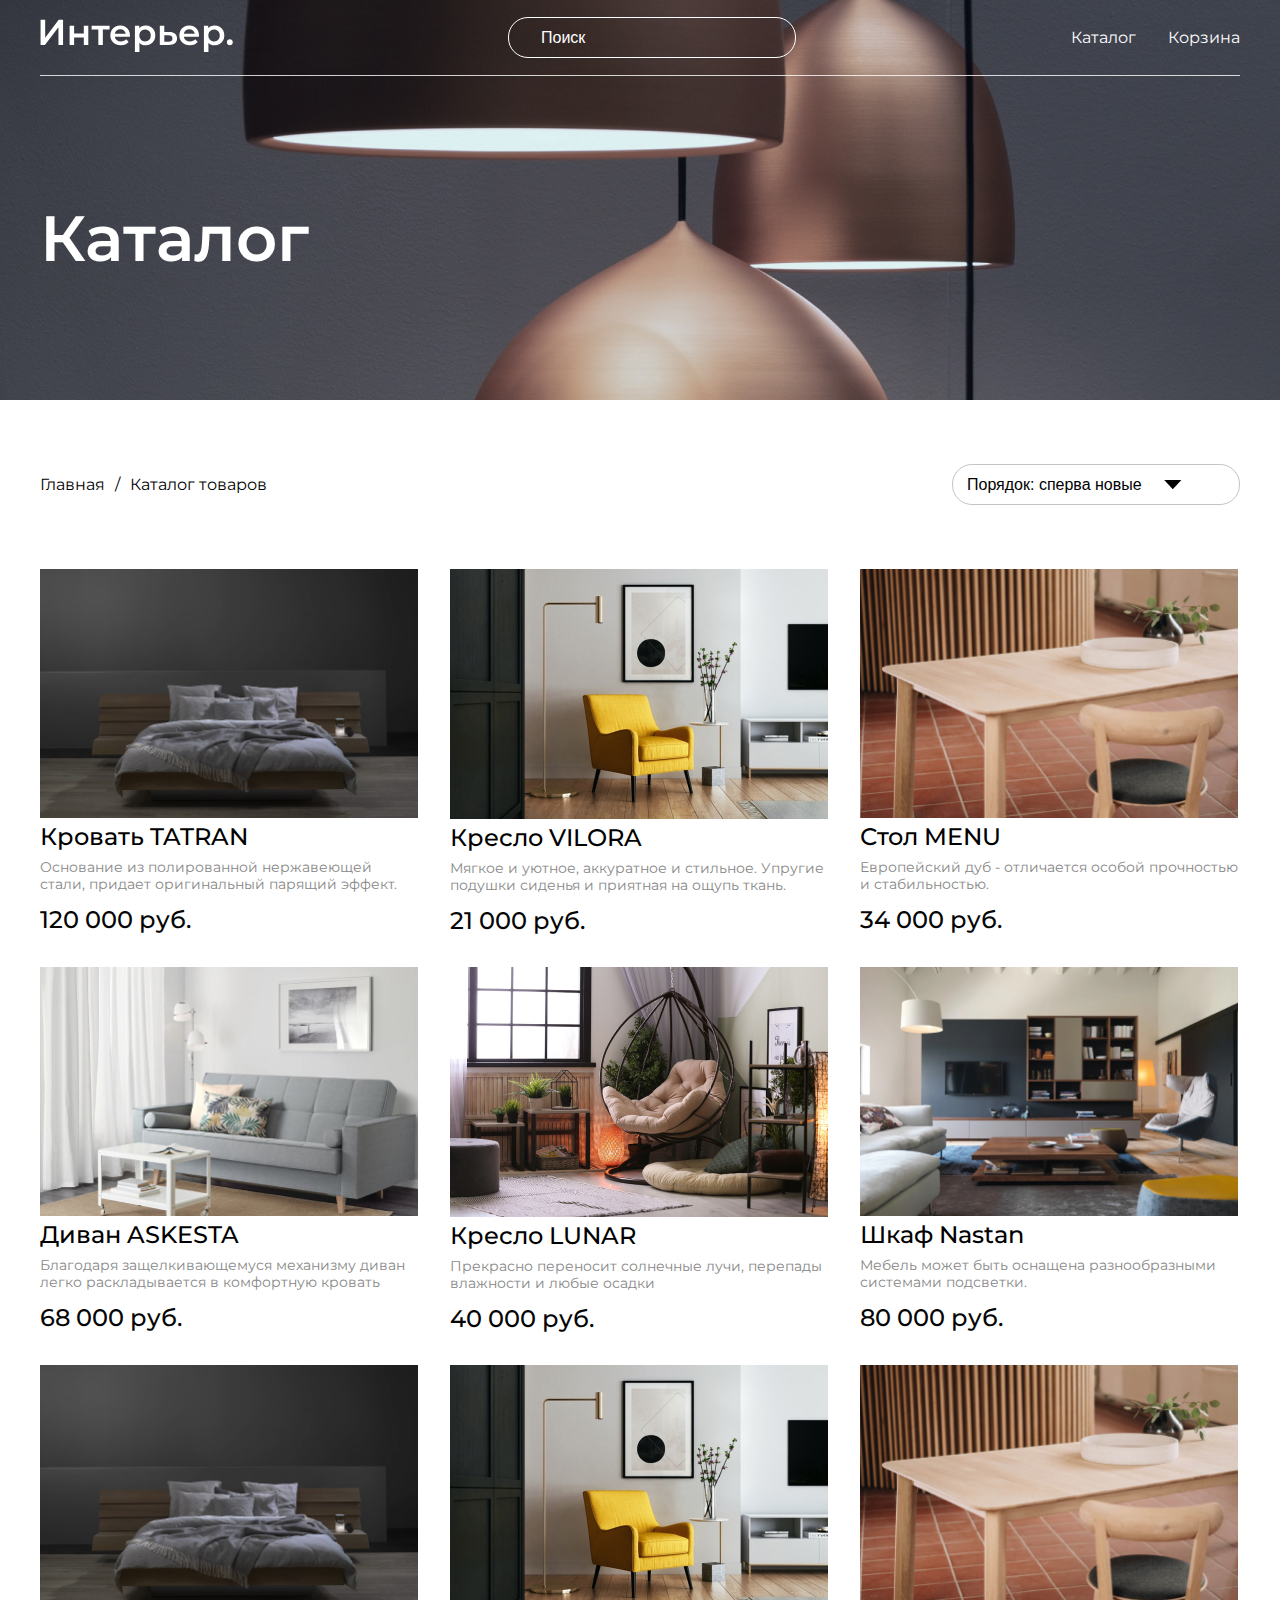
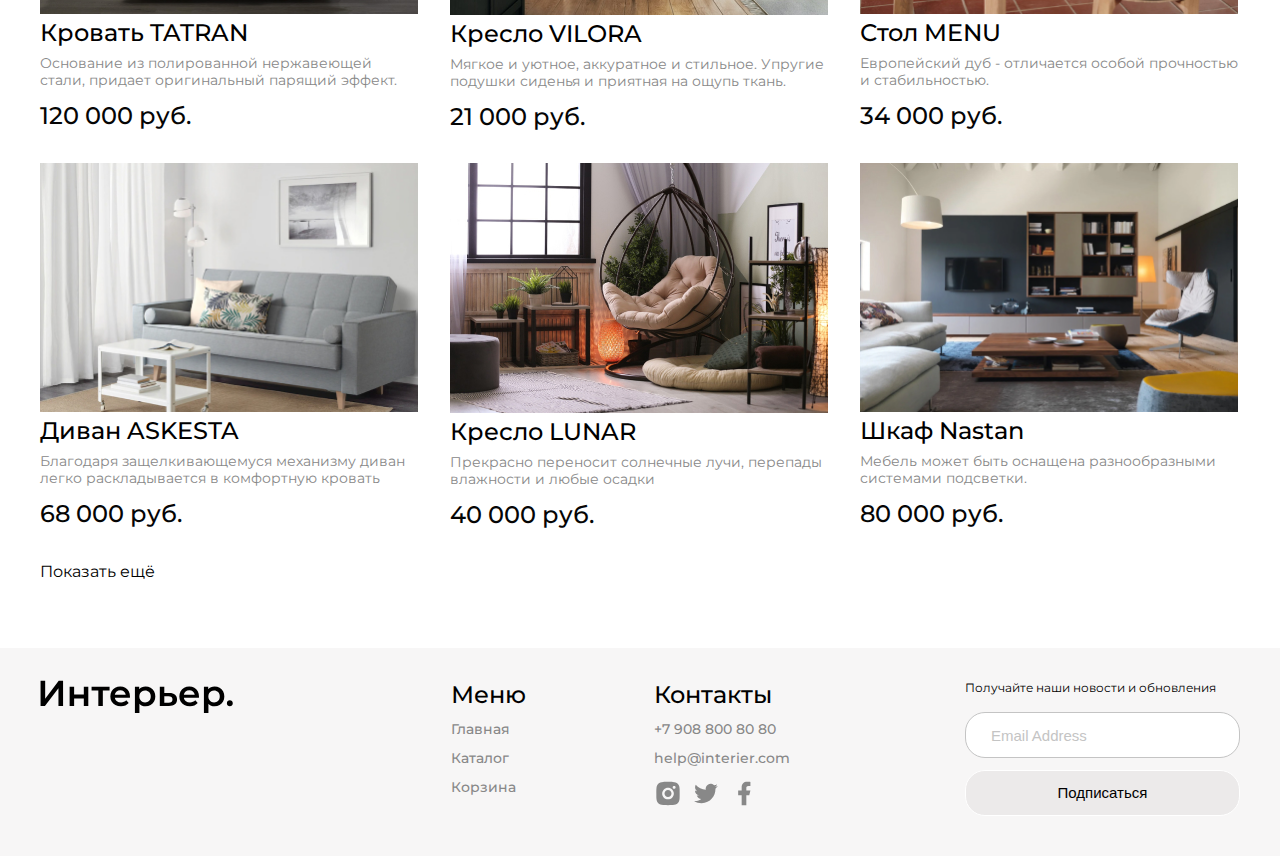
<file: catalog.html>
<!DOCTYPE html>
<html lang="ru">
  <head>
    <meta charset="UTF-8" />
    <meta name="viewport" content="width=device-width, initial-scale=1.0" />
    <title>Главная страница</title>
    <link rel="preconnect" href="https://fonts.googleapis.com" />
    <link rel="preconnect" href="https://fonts.gstatic.com" crossorigin />
    <link rel="preconnect" href="https://fonts.googleapis.com" />
    <link rel="preconnect" href="https://fonts.gstatic.com" crossorigin />
    <link
      href="https://fonts.googleapis.com/css2?family=Montserrat:wght@400;500;600&display=swap"
      rel="stylesheet"
    />
    <link rel="stylesheet" href="./static/style/style.css" />
  </head>
  <body>
    <div class="top__cat center">
      <header class="header">
        <a class="header__logo" href="index.html"
          ><img
            class="header__logo-img"
            src="./static/icons/logo.svg"
            alt="logo"
        /></a>
        <input placeholder="Поиск" class="header__input" type="text" />
        <nav class="nav">
          <a class="nav__link" href="catalog.html">Каталог</a>
          <a class="nav__link" href="cart.html">Корзина</a>
        </nav>
        <div class="menu-mob">
          <a href="#"
            ><svg
              width="20"
              height="19"
              viewBox="0 0 20 19"
              fill="none"
              xmlns="http://www.w3.org/2000/svg"
            >
              <g clip-path="url(#clip0_310_614)">
                <path
                  d="M5.7515 2.99141C4.59282 4.14838 3.91891 5.70363 3.86709 7.34023C3.81528 8.97682 4.38946 10.5716 5.47264 11.7995C6.55581 13.0275 8.06645 13.7962 9.69672 13.9491C11.2973 14.0991 12.8949 13.6444 14.1757 12.6766L17.5069 16.0085L17.5069 16.0085C17.5897 16.0914 17.6881 16.1571 17.7963 16.2019C17.9046 16.2468 18.0206 16.2698 18.1377 16.2698C18.2549 16.2698 18.3709 16.2468 18.4791 16.2019C18.5873 16.1571 18.6857 16.0914 18.7685 16.0085C18.8514 15.9257 18.9171 15.8274 18.9619 15.7191C19.0068 15.6109 19.0298 15.4949 19.0298 15.3777C19.0298 15.2606 19.0068 15.1446 18.9619 15.0363C18.9171 14.9281 18.8514 14.8298 18.7685 14.7469L18.7685 14.7469L15.4368 11.416C16.4021 10.135 16.8547 8.53846 16.7038 6.93943C16.5501 5.31054 15.7816 3.80139 14.5547 2.719C13.3277 1.63662 11.7345 1.06232 10.0992 1.11292C8.46381 1.16352 6.90917 1.83523 5.7515 2.99141ZM5.7515 2.99141L5.82216 3.06217L5.7515 2.99141ZM13.5895 4.25366C14.0271 4.68416 14.3751 5.19703 14.6135 5.76269C14.8518 6.32835 14.9758 6.93561 14.9783 7.54944C14.9808 8.16327 14.8618 8.77152 14.628 9.3391C14.3943 9.90669 14.0505 10.4224 13.6164 10.8564C13.1824 11.2905 12.6667 11.6343 12.0991 11.868C11.5315 12.1018 10.9233 12.2208 10.3094 12.2183C9.6956 12.2158 9.08834 12.0918 8.52268 11.8535C7.95702 11.6151 7.44415 11.2671 7.01365 10.8295C6.15334 9.95509 5.67341 8.77613 5.6784 7.54944C5.6834 6.32275 6.17291 5.14773 7.04032 4.28033C7.90772 3.41292 9.08274 2.92341 10.3094 2.91841C11.5361 2.91342 12.7151 3.39335 13.5895 4.25366Z"
                  fill="white"
                  stroke="white"
                  stroke-width="0.2"
                />
              </g>
              <defs>
                <clipPath id="clip0_310_614">
                  <rect
                    width="19"
                    height="19"
                    fill="white"
                    transform="translate(0.800537)"
                  />
                </clipPath>
              </defs>
            </svg>
          </a>
          <a href="catalog.html"
            ><svg
              width="20"
              height="21"
              viewBox="0 0 20 21"
              fill="none"
              xmlns="http://www.w3.org/2000/svg"
            >
              <rect
                x="0.800537"
                y="0.900024"
                width="4.57143"
                height="4.57143"
                fill="white"
              />
              <rect
                x="0.800537"
                y="8.21436"
                width="4.57143"
                height="4.57143"
                fill="white"
              />
              <rect
                x="0.800537"
                y="15.5286"
                width="4.57143"
                height="4.57143"
                fill="white"
              />
              <rect
                x="8.11401"
                y="8.21436"
                width="4.57143"
                height="4.57143"
                fill="white"
              />
              <rect
                x="8.11401"
                y="15.5286"
                width="4.57143"
                height="4.57143"
                fill="white"
              />
              <rect
                x="8.11401"
                y="0.900024"
                width="4.57143"
                height="4.57143"
                fill="white"
              />
              <rect
                x="15.4285"
                y="8.21436"
                width="4.57143"
                height="4.57143"
                fill="white"
              />
              <rect
                x="15.4285"
                y="15.5286"
                width="4.57143"
                height="4.57143"
                fill="white"
              />
              <rect
                x="15.4285"
                y="0.900024"
                width="4.57143"
                height="4.57143"
                fill="white"
              />
            </svg>
          </a>
          <a href="cart.html"
            ><svg
              width="25"
              height="25"
              viewBox="0 0 25 25"
              fill="none"
              xmlns="http://www.w3.org/2000/svg"
            >
              <path
                d="M14.5834 20.8333C15.1359 20.8333 15.6658 20.6138 16.0566 20.2231C16.4473 19.8324 16.6667 19.3025 16.6667 18.75C16.6667 18.1974 16.4473 17.6675 16.0566 17.2768C15.6658 16.8861 15.1359 16.6666 14.5834 16.6666C14.0309 16.6666 13.501 16.8861 13.1103 17.2768C12.7196 17.6675 12.5001 18.1974 12.5001 18.75C12.5001 19.3025 12.7196 19.8324 13.1103 20.2231C13.501 20.6138 14.0309 20.8333 14.5834 20.8333ZM7.29174 20.8333C7.84428 20.8333 8.37418 20.6138 8.76488 20.2231C9.15558 19.8324 9.37508 19.3025 9.37508 18.75C9.37508 18.1974 9.15558 17.6675 8.76488 17.2768C8.37418 16.8861 7.84428 16.6666 7.29174 16.6666C6.73921 16.6666 6.20931 16.8861 5.81861 17.2768C5.4279 17.6675 5.20841 18.1974 5.20841 18.75C5.20841 19.3025 5.4279 19.8324 5.81861 20.2231C6.20931 20.6138 6.73921 20.8333 7.29174 20.8333ZM20.873 6.16975C21.133 6.16136 21.3796 6.05217 21.5606 5.86525C21.7416 5.67834 21.8428 5.42836 21.8428 5.16819C21.8428 4.90801 21.7416 4.65804 21.5606 4.47112C21.3796 4.28421 21.133 4.17501 20.873 4.16663H19.674C18.7345 4.16663 17.922 4.81871 17.7178 5.73538L16.4126 11.6125C16.2084 12.5291 15.3959 13.1812 14.4563 13.1812H6.63133L5.12924 7.17079H14.8636C15.1212 7.15904 15.3644 7.04844 15.5425 6.86199C15.7206 6.67555 15.82 6.42761 15.82 6.16975C15.82 5.91189 15.7206 5.66395 15.5425 5.47751C15.3644 5.29106 15.1212 5.18046 14.8636 5.16871H5.12924C4.82473 5.16862 4.5242 5.23796 4.25051 5.37145C3.97682 5.50495 3.73716 5.69909 3.54976 5.93911C3.36236 6.17913 3.23215 6.45872 3.16903 6.75662C3.10591 7.05452 3.11154 7.36289 3.1855 7.65829L4.68758 13.6666C4.79586 14.1002 5.046 14.485 5.39821 14.7601C5.75042 15.0351 6.18447 15.1844 6.63133 15.1843H14.4563C15.368 15.1845 16.2524 14.8736 16.9636 14.3032C17.6748 13.7327 18.1701 12.9368 18.3678 12.0468L19.674 6.16975H20.873Z"
                fill="white"
              />
            </svg>
          </a>
        </div>
      </header>
      <section class="top__content">
        <h2 class="cat__heading">Каталог</h2>
      </section>
    </div>

    <div class="catnav__item center">
      <nav class="catalog__nav">
        <a class="catnav__link" href="index.html">Главная</a>
        <a class="catnav__link" href="catalog.html">Каталог товаров</a>
      </nav>

      <div class="select__box">
        <select class="select" name="#" id="#">
          <option value="">Порядок: сперва новые</option>
          <option value="">Порядок: сперва старые</option>
          <option value="">Порядок: сперва дешевые</option>
          <option value="">Порядок: сперва дорогие</option>
        </select>
      </div>
    </div>

    <section class="product center">
      <div class="product__content">
        <div class="product__box">
          <img
            class="product__img"
            src="./static/img/tatrankorz.jpg"
            alt="tatran"
          />
          <h3 class="product__title">Кровать TATRAN</h3>
          <p class="product__text">
            Основание из полированной нержавеющей стали, придает оригинальный
            парящий эффект.
          </p>
          <div class="product__price_box">
            <p class="product__price">120 000 руб.</p>
          </div>
        </div>

        <div class="product__box">
          <img
            class="product__img"
            src="./static/img/velora.jpg"
            alt="velora"
          />

          <h3 class="product__title">Кресло VILORA</h3>
          <p class="product__text">
            Мягкое и уютное, аккуратное и стильное. Упругие подушки сиденья и
            приятная на ощупь ткань.
          </p>
          <div class="product__price_box">
            <p class="product__price">21 000 руб.</p>
          </div>
        </div>

        <div class="product__box">
          <img class="product__img" src="./static/img/menukat.jpg" alt="menu" />
          <h3 class="product__title">Стол MENU</h3>
          <p class="product__text">
            Европейский дуб - отличается особой прочностью и стабильностью.
          </p>
          <div class="product__price_box">
            <p class="product__price">34 000 руб.</p>
          </div>
        </div>

        <div class="product__box">
          <img
            class="product__img"
            src="./static/img/askestakat.jpg"
            alt="askesta"
          />
          <h3 class="product__title">Диван ASKESTA</h3>
          <p class="product__text">
            Благодаря защелкивающемуся механизму диван легко раскладывается в
            комфортную кровать
          </p>
          <div class="product__price_box">
            <p class="product__price">68 000 руб.</p>
          </div>
        </div>

        <div class="product__box">
          <img class="product__img" src="./static/img/lunar.jpg" alt="lunar" />
          <h3 class="product__title">Кресло LUNAR</h3>
          <p class="product__text">
            Прекрасно переносит солнечные лучи, перепады влажности и любые
            осадки
          </p>
          <div class="product__price_box">
            <p class="product__price">40 000 руб.</p>
          </div>
        </div>

        <div class="product__box">
          <img
            class="product__img"
            src="./static/img/nastan.jpg"
            alt="nastan"
          />
          <h3 class="product__title">Шкаф Nastan</h3>
          <p class="product__text">
            Мебель может быть оснащена разнообразными системами подсветки.
          </p>
          <div class="product__price_box">
            <p class="product__price">80 000 руб.</p>
          </div>
        </div>

        <div class="product__box">
          <img
            class="product__img"
            src="./static/img/tatrankorz.jpg"
            alt="tatran"
          />
          <h3 class="product__title">Кровать TATRAN</h3>
          <p class="product__text">
            Основание из полированной нержавеющей стали, придает оригинальный
            парящий эффект.
          </p>
          <div class="product__price_box">
            <p class="product__price">120 000 руб.</p>
          </div>
        </div>

        <div class="product__box">
          <img
            class="product__img"
            src="./static/img/velora.jpg"
            alt="velora"
          />
          <h3 class="product__title">Кресло VILORA</h3>
          <p class="product__text">
            Мягкое и уютное, аккуратное и стильное. Упругие подушки сиденья и
            приятная на ощупь ткань.
          </p>
          <div class="product__price_box">
            <p class="product__price">21 000 руб.</p>
          </div>
        </div>

        <div class="product__box">
          <img class="product__img" src="./static/img/menukat.jpg" alt="menu" />
          <h3 class="product__title">Стол MENU</h3>
          <p class="product__text">
            Европейский дуб - отличается особой прочностью и стабильностью.
          </p>
          <div class="product__price_box">
            <p class="product__price">34 000 руб.</p>
          </div>
        </div>

        <div class="product__box">
          <img
            class="product__img"
            src="./static/img/askestakat.jpg"
            alt="askesta"
          />
          <h3 class="product__title">Диван ASKESTA</h3>
          <p class="product__text">
            Благодаря защелкивающемуся механизму диван легко раскладывается в
            комфортную кровать
          </p>
          <div class="product__price_box">
            <p class="product__price">68 000 руб.</p>
          </div>
        </div>

        <div class="product__box">
          <img class="product__img" src="./static/img/lunar.jpg" alt="lunar" />
          <h3 class="product__title">Кресло LUNAR</h3>
          <p class="product__text">
            Прекрасно переносит солнечные лучи, перепады влажности и любые
            осадки
          </p>
          <div class="product__price_box">
            <p class="product__price">40 000 руб.</p>
          </div>
        </div>

        <div class="product__box">
          <img
            class="product__img"
            src="./static/img/nastan.jpg"
            alt="nastan"
          />
          <h3 class="product__title">Шкаф Nastan</h3>
          <p class="product__text">
            Мебель может быть оснащена разнообразными системами подсветки.
          </p>
          <div class="product__price_box">
            <p class="product__price">80 000 руб.</p>
          </div>
        </div>
      </div>
    </section>

    <div class="link center">
      <a class="link__go" href="#">Показать ещё</a>
    </div>

    <footer class="footer center">
      <a class="footer__logo" href="index.html"
        ><img src="./static/icons/footer_logo.svg" alt="logo"
      /></a>
      <div class="footer__content">
        <div class="footer__info">
          <nav class="footer__item">
            <h4 class="footer__contacts">Меню</h4>
            <a class="footer__link" href="index.html">Главная</a>
            <a class="footer__link" href="catalog.html">Каталог</a>
            <a class="footer__link" href="cart.html">Корзина</a>
          </nav>
          <div class="footer__item">
            <h4 class="footer__contacts">Контакты</h4>
            <a class="footer__link" href="tel:+7-908-800-80-80"
              >+7 908 800 80 80</a
            >
            <a class="footer__link" href="mailto:help@interier.com"
              >help@interier.com</a
            >
            <div class="footer__icons">
              <a href="#"><svg class="footer__icon" width="28" height="29" viewBox="0 0 28 29" fill="none" xmlns="http://www.w3.org/2000/svg">
                <g clip-path="url(#clip0_5139_60)">
                <path d="M14 2.83398C17.1698 2.83398 17.5653 2.84565 18.809 2.90398C20.0515 2.96232 20.8973 3.15715 21.6417 3.44648C22.4117 3.74282 23.0603 4.14415 23.709 4.79165C24.3022 5.37486 24.7613 6.08034 25.0542 6.85898C25.3423 7.60215 25.5383 8.44915 25.5967 9.69165C25.6515 10.9353 25.6667 11.3308 25.6667 14.5007C25.6667 17.6705 25.655 18.066 25.5967 19.3097C25.5383 20.5522 25.3423 21.398 25.0542 22.1423C24.7621 22.9214 24.303 23.627 23.709 24.2097C23.1256 24.8027 22.4202 25.2617 21.6417 25.5548C20.8985 25.843 20.0515 26.039 18.809 26.0973C17.5653 26.1522 17.1698 26.1673 14 26.1673C10.8302 26.1673 10.4347 26.1557 9.191 26.0973C7.9485 26.039 7.10267 25.843 6.35834 25.5548C5.57938 25.2625 4.87378 24.8034 4.291 24.2097C3.69764 23.6265 3.23859 22.921 2.94584 22.1423C2.6565 21.3992 2.46167 20.5522 2.40334 19.3097C2.3485 18.066 2.33334 17.6705 2.33334 14.5007C2.33334 11.3308 2.345 10.9353 2.40334 9.69165C2.46167 8.44798 2.6565 7.60332 2.94584 6.85898C3.23778 6.07986 3.69694 5.37419 4.291 4.79165C4.87395 4.19809 5.5795 3.739 6.35834 3.44648C7.10267 3.15715 7.94734 2.96232 9.191 2.90398C10.4347 2.84915 10.8302 2.83398 14 2.83398ZM14 8.66732C12.4529 8.66732 10.9692 9.2819 9.87521 10.3759C8.78125 11.4698 8.16667 12.9536 8.16667 14.5007C8.16667 16.0477 8.78125 17.5315 9.87521 18.6254C10.9692 19.7194 12.4529 20.334 14 20.334C15.5471 20.334 17.0308 19.7194 18.1248 18.6254C19.2188 17.5315 19.8333 16.0477 19.8333 14.5007C19.8333 12.9536 19.2188 11.4698 18.1248 10.3759C17.0308 9.2819 15.5471 8.66732 14 8.66732ZM21.5833 8.37565C21.5833 7.98888 21.4297 7.61794 21.1562 7.34445C20.8827 7.07096 20.5118 6.91732 20.125 6.91732C19.7382 6.91732 19.3673 7.07096 19.0938 7.34445C18.8203 7.61794 18.6667 7.98888 18.6667 8.37565C18.6667 8.76243 18.8203 9.13336 19.0938 9.40685C19.3673 9.68034 19.7382 9.83398 20.125 9.83398C20.5118 9.83398 20.8827 9.68034 21.1562 9.40685C21.4297 9.13336 21.5833 8.76243 21.5833 8.37565ZM14 11.0007C14.9283 11.0007 15.8185 11.3694 16.4749 12.0258C17.1313 12.6822 17.5 13.5724 17.5 14.5007C17.5 15.4289 17.1313 16.3191 16.4749 16.9755C15.8185 17.6319 14.9283 18.0007 14 18.0007C13.0717 18.0007 12.1815 17.6319 11.5251 16.9755C10.8688 16.3191 10.5 15.4289 10.5 14.5007C10.5 13.5724 10.8688 12.6822 11.5251 12.0258C12.1815 11.3694 13.0717 11.0007 14 11.0007Z" fill="#888888"/>
                </g>
                <defs>
                <clipPath id="clip0_5139_60">
                <rect width="28" height="28" fill="white" transform="translate(0 0.50061)"/>
                </clipPath>
                </defs>
                </svg>
                </a>
              <a href="#"><svg class="footer__icon" width="28" height="29" viewBox="0 0 28 29" fill="none" xmlns="http://www.w3.org/2000/svg">
                <g clip-path="url(#clip0_5139_57)">
                <path d="M25.8557 7.09919C24.965 7.49317 24.0205 7.75191 23.0533 7.86686C24.0727 7.2572 24.8357 6.29771 25.2 5.16719C24.2433 5.73652 23.1945 6.13552 22.1013 6.35136C21.3671 5.5657 20.3938 5.04465 19.3328 4.86921C18.2718 4.69377 17.1826 4.87376 16.2345 5.38122C15.2864 5.88868 14.5325 6.69516 14.09 7.67528C13.6475 8.65541 13.5412 9.75427 13.7877 10.801C11.8476 10.7038 9.94973 10.1996 8.21718 9.3213C6.48462 8.44296 4.95616 7.21008 3.73101 5.70269C3.29735 6.44755 3.06946 7.29429 3.07067 8.15619C3.07067 9.84786 3.93167 11.3424 5.24067 12.2174C4.46602 12.193 3.70841 11.9838 3.03101 11.6072V11.6679C3.03124 12.7945 3.42111 13.8864 4.1345 14.7584C4.84789 15.6304 5.8409 16.2289 6.94517 16.4524C6.22606 16.6472 5.47203 16.676 4.74017 16.5364C5.05152 17.5061 5.65835 18.3543 6.4757 18.962C7.29305 19.5697 8.27999 19.9066 9.29834 19.9255C8.28624 20.7204 7.12738 21.308 5.88804 21.6547C4.64869 22.0014 3.35316 22.1005 2.07551 21.9462C4.30582 23.3805 6.90212 24.142 9.55384 24.1395C18.529 24.1395 23.4372 16.7044 23.4372 10.2562C23.4372 10.0462 23.4313 9.83386 23.422 9.62619C24.3773 8.93572 25.2019 8.08038 25.8568 7.10036L25.8557 7.09919Z" fill="#888888"/>
                </g>
                <defs>
                <clipPath id="clip0_5139_57">
                <rect width="28" height="28" fill="white" transform="translate(0 0.500488)"/>
                </clipPath>
                </defs>
                </svg>
                </a>
              <a href="#"><svg class="footer__icon" width="28" height="29" viewBox="0 0 28 29" fill="none" xmlns="http://www.w3.org/2000/svg">
                <g clip-path="url(#clip0_5139_54)">
                <path d="M16.3333 16.2218H19.25L20.4167 11.5552H16.3333V9.22184C16.3333 8.02018 16.3333 6.88851 18.6667 6.88851H20.4167V2.96851C20.0363 2.91834 18.6002 2.80518 17.0835 2.80518C13.916 2.80518 11.6667 4.73834 11.6667 8.28851V11.5552H8.16666V16.2218H11.6667V26.1385H16.3333V16.2218Z" fill="#888888"/>
                </g>
                <defs>
                <clipPath id="clip0_5139_54">
                <rect width="28" height="28" fill="white" transform="translate(0 0.471802)"/>
                </clipPath>
                </defs>
                </svg>
                </a>
            </div>
          </div>
        </div>
        <form class="footer__form" action="#">
          <p class="footer__text">Получайте наши новости и обновления</p>
          <input
            class="footer__email"
            placeholder="Email Address"
            type="email"
          />
          <button class="footer__suscribe" type="submit">Подписаться</button>
        </form>
      </div>
    </footer>
  </body>
</html>
</file>
<file: static/style/style.css>
@charset "UTF-8";
* {
  margin: 0;
  padding: 0;
  box-sizing: border-box;
}

body {
  font-family: "Montserrat", sans-serif;
}

a {
  text-decoration: none;
}

.center {
  padding-left: calc(50% - 600px);
  padding-right: calc(50% - 600px);
}

.top {
  height: 735px;
  background-image: url(../img/topbegraund.jpg);
  background-repeat: no-repeat;
  background-position: center;
  background-size: cover;
}

/* header */
.header {
  height: 76px;
  display: flex;
  justify-content: space-between;
  align-items: center;
  border-bottom: 0.5px solid rgba(255, 255, 255, 0.8);
}
.header__input {
  width: 288px;
  height: 41px;
  border-radius: 20px;
  border: 1px solid #ffffff;
  background-color: transparent;
  outline: none;
  color: #ffffff;
  font-size: 16px;
  font-weight: 400;
  padding-left: 32px;
  padding-right: 32px;
}
.header__input::-moz-placeholder {
  color: #ffffff;
}
.header__input::placeholder {
  color: #ffffff;
}

.nav {
  display: flex;
  gap: 32px;
}
.nav__link {
  font-size: 16px;
  line-height: 20px;
  color: #ffffff;
  font-weight: 400;
}
.nav__link:hover {
  text-decoration: underline;
}

.menu-mob {
  display: none;
}

.top__heading {
  font-weight: 600;
  font-size: 64px;
  line-height: 70px;
  color: #ffffff;
  margin-top: 127px;
  margin-bottom: 16px;
  max-width: 792px;
}
.top__slogan {
  font-size: 24px;
  line-height: 32px;
  padding-bottom: 16px;
  color: #ffffff;
  font-weight: 400;
}
.top__link {
  font-size: 16px;
  line-height: 24px;
  color: #ffffff;
  font-weight: 400;
}
.top__link:hover {
  text-decoration: underline;
}

/* product стили */
.for {
  display: grid;
  gap: 32px;
  grid-template-columns: repeat(12, 1fr);
}
.for__box {
  padding-top: 64px;
}
.for__item {
  height: 415px;
  grid-column: span 4;
  color: #ffffff;
  font-size: 34px;
  font-weight: 600;
  display: flex;
  justify-content: center;
  align-items: center;
}
.for__item:hover {
  box-shadow: 0 0 15px #383737;
}
.for__item:hover {
  transform: scale(1.01);
}
.for__item_big {
  grid-column: span 6;
}
.for__item_1 {
  background-image: url(../img/for1.jpg);
}
.for__item_2 {
  background-image: url(../img/for2.jpg);
}
.for__item_3 {
  background-image: url(../img/for3.jpg);
}
.for__item_4 {
  background-image: url(../img/for4.jpg);
}
.for__item_5 {
  background-image: url(../img/for5.jpg);
}

.product {
  margin-top: 64px;
}
.product__box {
  width: 378px;
}
.product__box:hover .product__icon {
  display: block;
}
.product__box:hover {
  transform: scale(1.01);
}
.product__img {
  position: relative;
  width: 100%;
}
.product__icon {
  position: absolute;
  right: 5px;
  top: 25px;
  display: none;
}
.product__icon_item {
  padding-right: 20px;
}
.product__icon_item-cart {
  filter: drop-shadow(1px 0px 3px rgb(4, 0, 255));
}
.product__icon_item-like {
  filter: drop-shadow(1px 0px 3px rgb(175, 0, 255));
}
.product__heading {
  font-weight: 600;
  font-size: 48px;
  color: #000000;
  padding-bottom: 32px;
  margin-top: 64px;
}
.product__content {
  display: flex;
  flex-wrap: wrap;
  gap: 32px;
}
.product__title {
  font-weight: 500;
  font-size: 24px;
  line-height: 29px;
  color: #000000;
  padding-bottom: 8px;
}
.product__text {
  font-size: 14px;
  line-height: 17px;
  color: #888888;
  padding-bottom: 12px;
}
.product__price_box {
  display: flex;
  gap: 32px;
}
.product .product__price {
  font-weight: 500;
  font-size: 24px;
  line-height: 29px;
  color: #050505;
}
.product__price_sale {
  text-decoration-line: line-through;
  color: #888888;
}

.link {
  margin: 31px 0 64px;
}
.link__go {
  color: #000000;
  font-size: 16px;
  font-weight: 400;
  line-height: 24px; /* 150% */
}
.link__go:hover {
  text-decoration: underline;
}

/* footer  */
.footer {
  background: #f7f6f6;
  padding-top: 32px;
  padding-bottom: 40px;
  display: flex;
  flex-wrap: wrap;
  justify-content: space-between;
}
.footer__content {
  width: 789px;
  display: flex;
  flex-wrap: wrap;
  justify-content: space-between;
}
.footer__info {
  display: flex;
  gap: 128px;
}
.footer__item {
  display: flex;
  flex-direction: column;
  gap: 12px;
}
.footer__contacts {
  font-weight: 500;
  font-size: 24px;
  line-height: 29px;
  color: #000000;
}
.footer__link {
  font-weight: 500;
  font-size: 14px;
  line-height: 17px;
  color: #888888;
  text-decoration: none;
}
.footer__link:hover {
  text-decoration: underline;
  transform: scale(1.1);
  color: #000000;
}
.footer__icons {
  display: flex;
  align-items: center;
  gap: 10px;
}
.footer__icon:hover path {
  fill: #000000;
  transition: fill 0.3s;
}
.footer__icon:hover {
  transform: scale(1.1);
}
.footer__text {
  line-height: 16px;
  color: #000000;
  padding-bottom: 16px;
  font-size: 12px;
  font-weight: 400;
}
.footer__email {
  background: #ffffff;
  border: 1px solid #c4c4c4;
  border-radius: 20px;
  font-size: 15px;
  line-height: 18px;
  color: #c4c4c4;
  width: 275px;
  height: 46px;
  padding-left: 25px;
  padding-right: 25px;
  margin-bottom: 12px;
}
.footer__form {
  display: flex;
  flex-direction: column;
}
.footer__email::-moz-placeholder {
  color: #c4c4c4;
}
.footer__email::placeholder {
  color: #c4c4c4;
}
.footer__suscribe {
  background: rgba(222, 215, 215, 0.41);
  border: 1px solid #ffffff;
  box-sizing: border-box;
  border-radius: 20px;
  width: 275px;
  height: 46px;
  font-size: 15px;
  line-height: 18px;
  color: #000000;
  fill: rgba(222, 215, 215, 0.41);
  stroke-width: 1px;
  stroke: #ffffff;
  transition: all 3s;
}
.footer__suscribe:hover {
  background: #000000;
  color: #ffffff;
}

/* catalog  */
.top__cat {
  background-image: url(../img/topkat.jpg);
  background-repeat: no-repeat;
  background-position: center;
  background-size: cover;
  height: 400px;
}

.catnav__item {
  display: flex;
  flex-direction: row;
  justify-content: space-between;
  align-items: center;
  padding-top: 64px;
}

.catalog__nav {
  display: flex;
}

.catnav__link {
  color: #000000;
  font-size: 16px;
  font-weight: 400;
  line-height: 32px; /* 200% */
}

.catnav__link:not(:last-child)::after {
  content: "/";
  color: #000000;
  font-size: 16px;
  font-weight: 400;
  line-height: 32px; /* 200% */
  padding-left: 10px;
  padding-right: 10px;
}

.select__box {
  border-radius: 20px;
  border: 1px solid #c4c4c4;
  width: 288px;
  height: 41px;
  box-sizing: border-box;
  padding-left: 14px;
  display: flex;
  align-items: center;
}

.select__box::-ms-expand {
  display: none;
}

.select__box::after {
  content: "";
  width: 1.1em;
  height: 0.6em;
  background-color: #000000;
  -webkit-clip-path: polygon(100% 0%, 0 0%, 50% 100%);
          clip-path: polygon(100% 0%, 0 0%, 50% 100%);
}

.select {
  -webkit-appearance: none;
     -moz-appearance: none;
          appearance: none;
  background-color: transparent;
  border: none;
  font-weight: 400;
  font-size: 16px;
  cursor: pointer;
  outline: none;
}

.cat__heading {
  color: #ffffff;
  font-size: 64px;
  font-weight: 600;
  line-height: 70px; /* 109.375% */
  padding-top: 127px;
  width: 117px;
}
@keyframes bounce-top {
  0% {
    transform: translateY(-45px);
    animation-timing-function: ease-in;
    opacity: 1;
  }
  24% {
    opacity: 1;
  }
  40% {
    transform: translateY(-24px);
    animation-timing-function: ease-in;
  }
  65% {
    transform: translateY(-12px);
    animation-timing-function: ease-in;
  }
  82% {
    transform: translateY(-6px);
    animation-timing-function: ease-in;
  }
  93% {
    transform: translateY(-4px);
    animation-timing-function: ease-in;
  }
  25%, 55%, 75%, 87% {
    transform: translateY(0px);
    animation-timing-function: ease-out;
  }
  100% {
    transform: translateY(0px);
    animation-timing-function: ease-out;
    opacity: 1;
  }
}
.top__cart {
  height: 400px;
  background-image: url(../img/cart_top.jpg);
  background-size: cover;
  background-position: center;
  background-repeat: no-repeat;
}

.cart {
  display: grid;
  grid-template-columns: repeat(12, 1fr);
  gap: 32px;
  margin-top: 64px;
}
.cart__name {
  color: #000;
  font-size: 24px;
  font-style: normal;
  font-weight: 500;
  line-height: normal;
}
.cart__text {
  color: #888;
  font-size: 14px;
  font-style: normal;
  font-weight: 400;
  line-height: normal;
}
.cart__price {
  color: #050505;
  font-size: 16px;
  font-style: normal;
  font-weight: 500;
  line-height: normal;
}
.cart__link {
  color: #000;
  text-align: center;
  font-size: 14px;
  font-style: normal;
  font-weight: 400;
  line-height: 210%; /* 29.4px */
}
.cart__link:hover {
  text-decoration: underline;
  transform: scale(1.3);
}
.cart__link-box {
  display: flex;
  gap: 30px;
}
.cart__number {
  width: 71px;
  height: 51px;
  border-radius: 6px;
  background: #f7f6f6;
  outline: none;
  border: none;
  color: var(--Color---7, #000);
  text-align: center;
  font-family: Poppins;
  font-size: 14px;
  font-style: normal;
  font-weight: 600;
  line-height: 210%; /* 29.4px */
  display: flex;
  text-align: center;
  padding-left: 16px;
  padding-right: 16px;
  box-sizing: border-box;
}
.cart__button-box {
  display: flex;
  gap: 7px;
  margin-top: 18px;
}
.cart__button {
  width: 200px;
  height: 37px;
  color: #020202;
  text-align: center;
  font-size: 14px;
  font-weight: 400;
  border-radius: 50px;
  border: 1px solid #000;
  display: inline-flex;
  justify-content: center;
  align-items: center;
  transition: all 3s;
}
.cart__button_form {
  align-self: center;
  width: 290px;
  animation: bounce-top 0.9s both;
}
.cart__button:hover {
  background: #000000;
  color: #ffffff;
}
.cart__name-box {
  display: flex;
  justify-content: space-between;
  padding-bottom: 14px;
}
.cart__item {
  border-top: 0.5px solid #cacdd8;
  padding-top: 25px;
  padding-bottom: 32px;
  display: flex;
  justify-content: space-between;
  align-items: flex-start;
}
.cart__left {
  display: flex;
  gap: 32px;
}
.cart__left:hover {
  transform: scale(1.05);
}
.cart__info {
  width: 276px;
  display: flex;
  flex-direction: column;
  gap: 14px;
}
.cart__form {
  border-radius: 20px;
  background: #f7f6f6;
  height: 556px;
  grid-column: span 4;
}
.cart__content {
  grid-column: span 8;
}

.form {
  padding-top: 42px;
  padding-left: 27px;
  padding-right: 32px;
}
.form__box {
  padding-top: 35px;
  display: flex;
  flex-direction: column;
  gap: 41px;
}
.form__heading {
  color: #000;
  text-align: center;
  text-align: center;
  font-size: 24px;
  font-style: normal;
  font-weight: 600;
  line-height: normal;
}
.form__item {
  background: transparent;
  border: none;
  border-bottom: 1px solid #cacdd8;
  color: #000;
  font-size: 14px;
  font-style: normal;
  font-weight: 400;
  line-height: normal;
  outline: none;
  padding-bottom: 3px;
}
.form__item::-moz-placeholder {
  color: black;
}
.form__item::placeholder {
  color: black;
}
.form__result {
  color: #000;
  text-align: center;
  font-family: Montserrat;
  font-size: 24px;
  font-style: normal;
  font-weight: 500;
  line-height: normal;
  margin-top: 23px;
  margin-bottom: 18px;
}

@media (max-width: 1024px) {
  .center {
    padding-left: calc(50% - 393px);
    padding-right: calc(50% - 393px);
  }
  .top {
    background-size: 834px 735px;
  }
  .for {
    gap: 30px;
  }
  .for__item {
    height: 268px;
  }
  .cart {
    display: flex;
    flex-wrap: wrap;
  }
  .cart__content {
    width: 786px;
  }
  .cart__form {
    margin-top: 64px;
    width: 376px;
  }
  .product__content {
    -moz-column-gap: 29px;
         column-gap: 29px;
    row-gap: 39px;
  }
  .footer__logo {
    display: none;
  }
}
@media (min-width: 768px) and (max-width: 833px) {
  .center {
    padding-left: 24px;
    padding-right: 24px;
  }
  .product__box {
    width: 345px;
  }
}
@media (max-width: 767px) {
  .center {
    padding-left: 16px;
    padding-right: 16px;
  }
  .top__cat {
    background-position: -305px;
  }
  .header {
    padding-top: 32px;
    border-bottom: none;
  }
  .header__input {
    display: none;
  }
  .header__logo-img {
    width: 99px;
  }
  .nav {
    display: none;
  }
  .menu-mob {
    display: flex;
    align-items: center;
    gap: 32px;
  }
  .top {
    background-position: -133px;
  }
  .top__cart {
    background-position: -748px;
  }
  .top__heading {
    font-size: 48px;
    text-align: center;
    margin-top: 29px;
  }
  .top__slogan {
    font-size: 16px;
    text-align: center;
  }
  .top__link {
    font-size: 14px;
    display: flex;
    justify-content: center;
  }
  .product__heading {
    font-size: 24px;
  }
  .for {
    grid-template-columns: repeat(4, 1fr);
    gap: 16px;
  }
  .for__item {
    grid-column: 1/-1;
    height: 375px;
    font-size: 28px;
  }
  .for__item_big {
    height: 244px;
  }
  .product {
    margin-top: 32px;
  }
  .product__heading {
    font-size: 24px;
    margin-top: 32px;
  }
  .product__title {
    font-size: 18px;
  }
  .product__price_box {
    font-size: 18px;
  }
  .product__img {
    height: 227px;
    width: 343px;
  }
  .footer {
    padding-bottom: 32px;
  }
  .footer__content {
    justify-content: center;
    gap: 32px;
  }
  .footer__info {
    gap: 100px;
  }
  .cat__heading {
    width: 343px;
    height: 59px;
    font-size: 48px;
  }
  .catnav__item {
    display: flex;
    flex-direction: column;
    align-items: flex-start;
    flex-wrap: wrap;
    font-size: 14px;
    padding-top: 32px;
  }
  .cart__name-box {
    display: none;
  }
  .cart__item-img {
    display: none;
  }
  .cart__name {
    font-size: 18px;
  }
  .cart__text {
    font-size: 13px;
    width: 251px;
  }
  .cart__price {
    font-size: 12px;
  }
  .cart__button {
    width: 166px;
    height: 37px;
    font-size: 12px;
    line-height: 15px;
  }
  .cart__button_form {
    font-size: 16px;
    width: 290px;
    height: 41px;
  }
  .link__go {
    display: none;
  }
}/*# sourceMappingURL=style.css.map */
</file>
